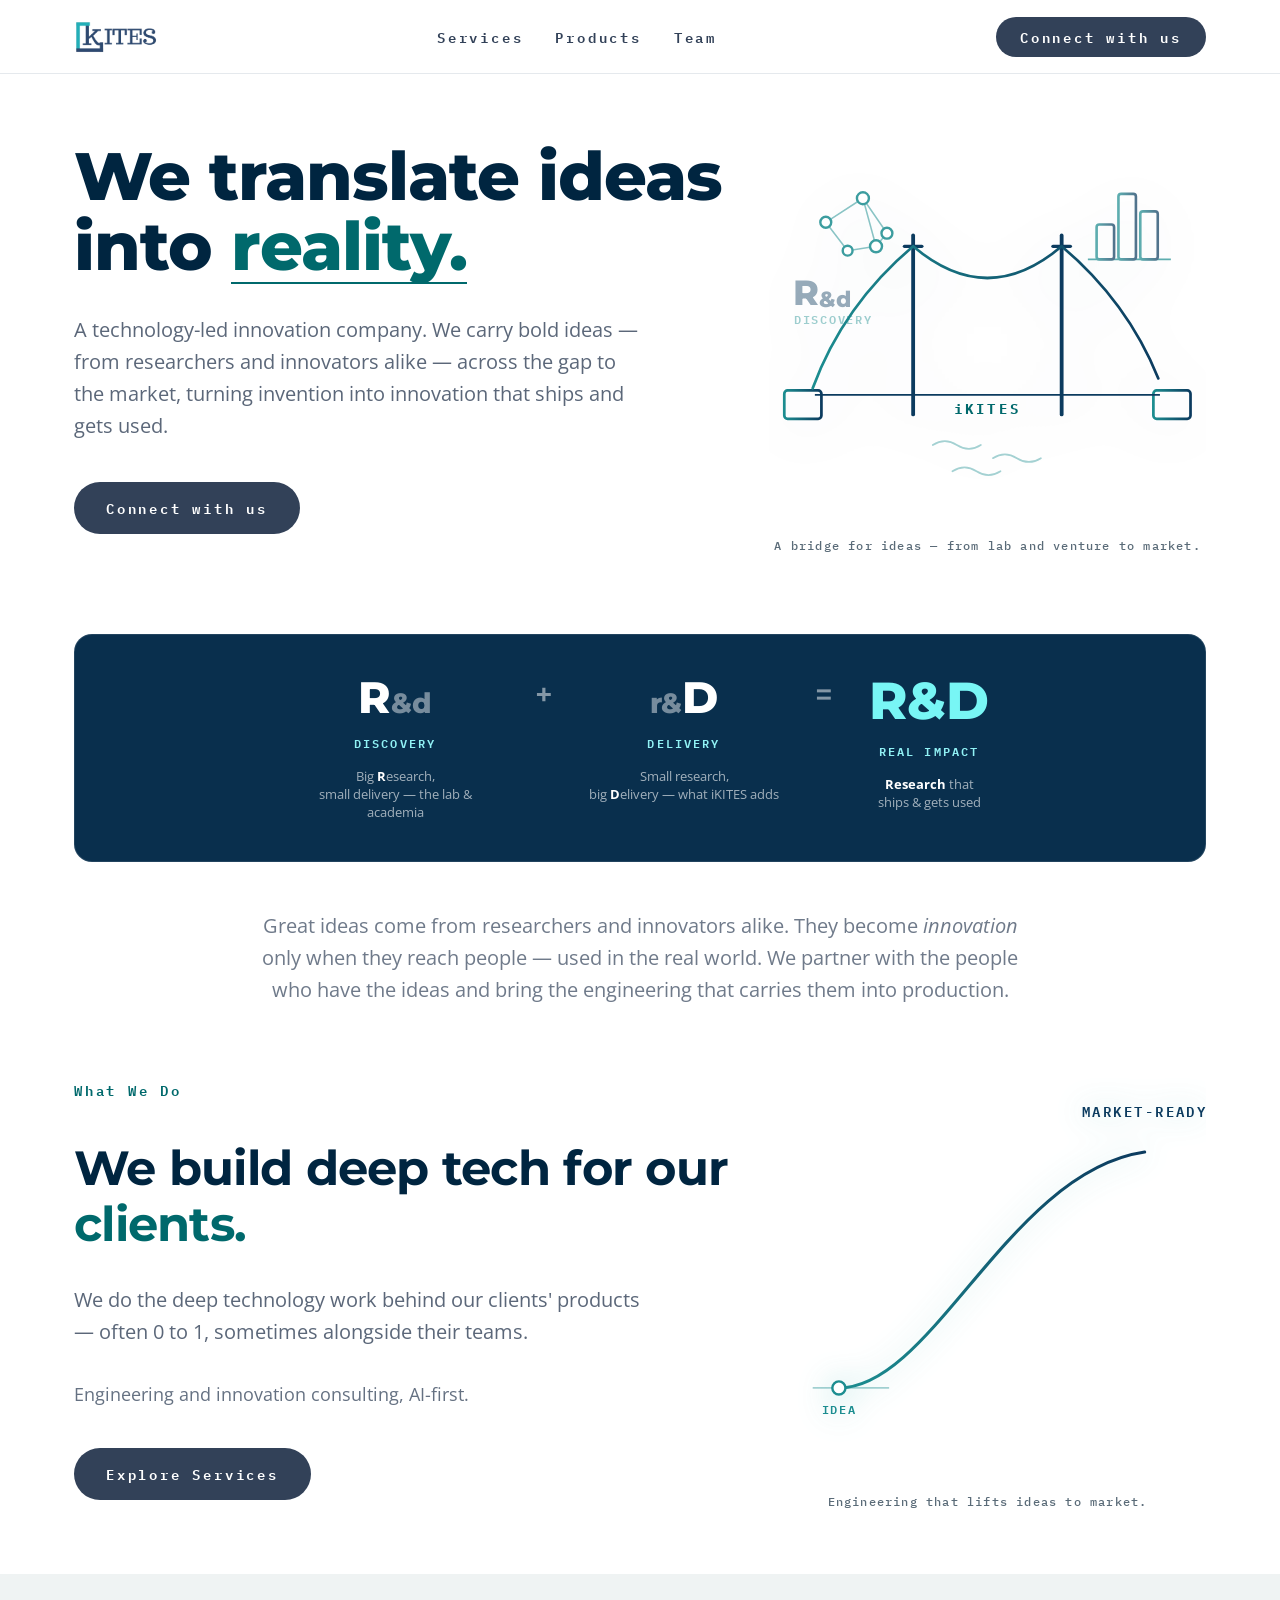
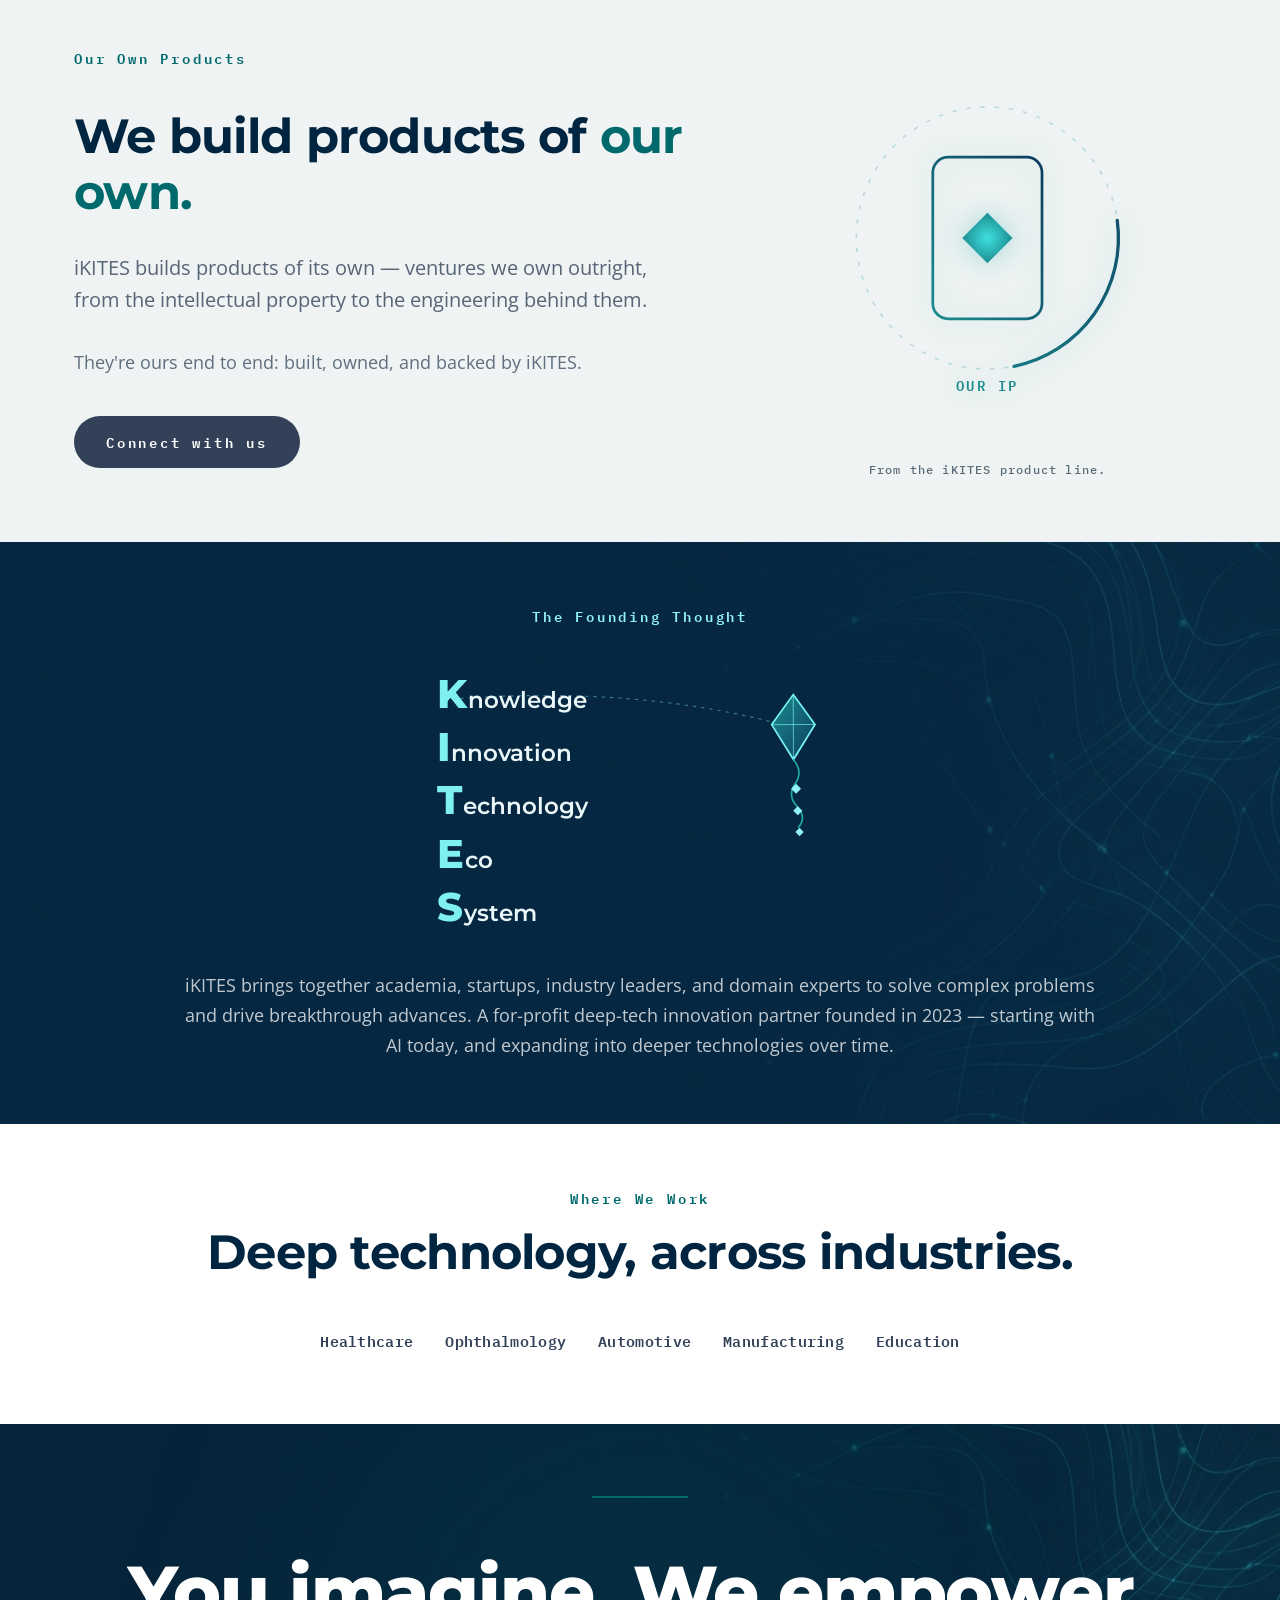
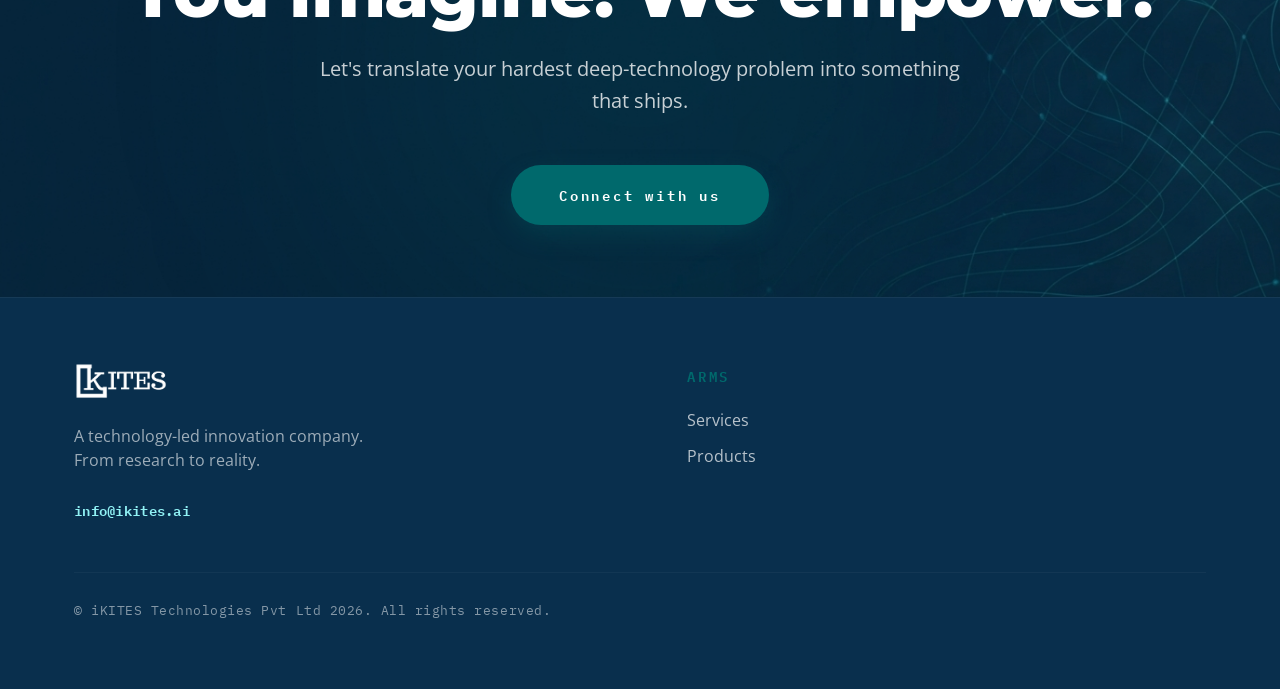
<file: index.html>
<!DOCTYPE html>
<html lang="en">
<head>
  <meta charset="utf-8" />
  <meta name="viewport" content="width=device-width, initial-scale=1.0" />
  <title>iKITES | From Research to Reality</title>
  <meta name="description" content="iKITES is a technology-led, AI-first deep-tech innovation company. We turn deep technology into innovation that reaches the real world — across Services and Products." />
  <meta name="version" content="2.0.0" />
  <!-- Canonical + social share preview (Open Graph / Twitter) -->
  <link rel="canonical" href="https://www.ikites.ai/" />
  <meta property="og:type" content="website" />
  <meta property="og:site_name" content="iKITES" />
  <meta property="og:locale" content="en_US" />
  <meta property="og:url" content="https://www.ikites.ai/" />
  <meta property="og:title" content="iKITES | From Research to Reality" />
  <meta property="og:description" content="iKITES is a technology-led, AI-first deep-tech innovation company. We turn deep technology into innovation that reaches the real world — across Services and Products." />
  <meta property="og:image" content="https://www.ikites.ai/assets/img/og/og-home.jpg" />
  <meta property="og:image:type" content="image/jpeg" />
  <meta property="og:image:width" content="1200" />
  <meta property="og:image:height" content="630" />
  <meta property="og:image:alt" content="iKITES — We translate ideas into reality." />
  <meta name="twitter:card" content="summary_large_image" />
  <meta name="twitter:title" content="iKITES | From Research to Reality" />
  <meta name="twitter:description" content="iKITES is a technology-led, AI-first deep-tech innovation company. We turn deep technology into innovation that reaches the real world." />
  <meta name="twitter:image" content="https://www.ikites.ai/assets/img/og/og-home.jpg" />
  <link rel="icon" type="image/png" href="assets/img/favicon.png" />
  <link rel="preconnect" href="https://fonts.googleapis.com" />
  <link rel="preconnect" href="https://fonts.gstatic.com" crossorigin />
  <link href="https://fonts.googleapis.com/css2?family=Montserrat:wght@400;500;600;700;800&family=Open+Sans:wght@400;600&family=IBM+Plex+Mono:wght@400;500;600&family=Material+Symbols+Outlined:opsz,wght,FILL,GRAD@24,400,0,0&display=swap" rel="stylesheet" />
  <link rel="stylesheet" href="assets/css/styles.css" />
</head>
<body>
  <header class="site-header">
    <div class="container">
      <a class="brand" href="index.html" aria-label="iKITES home">
        <img class="brand__logo" src="assets/img/ikites-logo.png" alt="iKITES" width="471" height="191" />
      </a>
      <nav class="nav" aria-label="Primary">
        <a class="nav__link" href="services.html">Services</a>
        <a class="nav__link" href="#product-line">Products</a>
        <a class="nav__link" href="team.html">Team</a>
      </nav>
      <a class="btn btn--primary btn--sm" href="connect.html">Connect with us</a>
      <button class="nav-toggle" type="button" aria-label="Toggle menu" aria-expanded="false">
        <span class="material-symbols-outlined">menu</span>
      </button>
    </div>
  </header>

  <main id="top">
    <!-- ============================ HERO ============================ -->
    <section class="hero hero--enter">
      <div class="container hero__grid">
        <div class="hero__content">
          <h1 class="display-xl hero__title">
            We translate ideas<br />into <span class="accent">reality.</span>
          </h1>
          <p class="body-lg hero__lead">
            A technology-led innovation company. We carry bold ideas — from researchers
            and innovators alike — across the gap to the market, turning invention into
            innovation that ships and gets used.
          </p>
          <div class="hero__actions">
            <a class="btn btn--primary" href="connect.html">Connect with us</a>
          </div>
        </div>

        <div class="hero__visual">
          <div class="hero__panel">
            <svg class="bridge-art" viewBox="0 0 400 360" xmlns="http://www.w3.org/2000/svg"
                 xmlns:xlink="http://www.w3.org/1999/xlink" role="img"
                 aria-label="Line-art bridge. On the left, a web of research nodes labelled R-and-d, Discovery. On the right, a market skyline labelled r-and-D, Delivery. iKITES is the span between them: a glowing idea lifts off the research side, crosses the bridge, and lands deployed in the market.">
              <defs>
                <linearGradient id="brGrad" x1="0%" y1="0%" x2="100%" y2="0%">
                  <stop offset="0%" stop-color="#1C8D90" />
                  <stop offset="100%" stop-color="#0C3B5F" />
                </linearGradient>
                <filter id="brGlow" x="-80%" y="-80%" width="260%" height="260%">
                  <feGaussianBlur stdDeviation="3.5" result="b" />
                  <feComposite in="SourceGraphic" in2="b" operator="over" />
                </filter>
                <radialGradient id="brSpark" cx="50%" cy="50%" r="50%">
                  <stop offset="0%" stop-color="#3FE0E0" />
                  <stop offset="100%" stop-color="#1C8D90" />
                </radialGradient>
              </defs>

              <!-- ===== Banks / abutments the bridge lands on ===== -->
              <g opacity="1">
                <animate attributeName="opacity" from="0" to="1" begin="0.1s" dur="0.6s" fill="freeze" />
                <rect x="14" y="250" width="34" height="26" rx="3" fill="none" stroke="url(#brGrad)" stroke-width="2.5" />
                <rect x="352" y="250" width="34" height="26" rx="3" fill="none" stroke="url(#brGrad)" stroke-width="2.5" />
                <!-- water / the gap being spanned -->
                <g stroke="#1C8D90" stroke-width="1.6" stroke-linecap="round" opacity="0.4" fill="none">
                  <path d="M150 300 q11 -7 22 0 t22 0" />
                  <path d="M205 312 q11 -7 22 0 t22 0" />
                  <path d="M168 324 q11 -7 22 0 t22 0" />
                </g>
              </g>

              <!-- ===== Deck (the roadway) ===== -->
              <g>
                <path d="M40 248 L360 248" fill="none" stroke="url(#brGrad)" stroke-width="3.5"
                      stroke-linecap="round" stroke-dasharray="320" stroke-dashoffset="320">
                  <animate attributeName="stroke-dashoffset" from="320" to="0" begin="0.3s" dur="1.0s"
                           calcMode="spline" keyTimes="0;1" keySplines="0.22 1 0.36 1" fill="freeze" />
                </path>
                <line x1="42" y1="254" x2="358" y2="254" stroke="#0C3B5F" stroke-width="1.6" opacity="1">
                  <animate attributeName="opacity" from="0" to="1" begin="1.1s" dur="0.5s" fill="freeze" />
                </line>
              </g>

              <!-- ===== Towers ===== -->
              <g opacity="1" stroke="#0C3B5F" stroke-linecap="round" fill="none">
                <animate attributeName="opacity" from="0" to="1" begin="0.5s" dur="0.6s" fill="freeze" />
                <line x1="132" y1="108" x2="132" y2="272" stroke-width="3.5" />
                <line x1="268" y1="108" x2="268" y2="272" stroke-width="3.5" />
                <!-- saddle caps -->
                <line x1="124" y1="118" x2="140" y2="118" stroke-width="3" />
                <line x1="260" y1="118" x2="276" y2="118" stroke-width="3" />
              </g>

              <!-- ===== Main cable (draws itself in) + hangers ===== -->
              <g>
                <path d="M40 248 Q68 172 132 118 Q200 176 268 118 Q332 172 360 248" fill="none"
                      stroke="url(#brGrad)" stroke-width="2.5" stroke-linecap="round"
                      stroke-dasharray="470" stroke-dashoffset="470">
                  <animate attributeName="stroke-dashoffset" from="470" to="0" begin="0.8s" dur="1.3s"
                           calcMode="spline" keyTimes="0;1" keySplines="0.22 1 0.36 1" fill="freeze" />
                </path>
                <g opacity="1" stroke="#1C8D90" stroke-width="1.4">
                  <animate attributeName="opacity" from="0" to="1" begin="1.6s" dur="0.6s" fill="freeze" />
                  <line x1="70"  y1="191" x2="70"  y2="248" />
                  <line x1="100" y1="152" x2="100" y2="248" />
                  <line x1="168" y1="143" x2="168" y2="248" />
                  <line x1="200" y1="149" x2="200" y2="248" />
                  <line x1="232" y1="143" x2="232" y2="248" />
                  <line x1="300" y1="152" x2="300" y2="248" />
                  <line x1="330" y1="191" x2="330" y2="248" />
                </g>
              </g>

              <!-- ===== Left world: research web (R&d / Discovery) ===== -->
              <g opacity="1">
                <animate attributeName="opacity" from="0" to="1" begin="1.0s" dur="0.7s" fill="freeze" />
                <g stroke="#1C8D90" stroke-width="1.4" opacity="0.6">
                  <line x1="52" y1="96"  x2="86" y2="74"  />
                  <line x1="86" y1="74"  x2="108" y2="106" />
                  <line x1="52" y1="96"  x2="72" y2="122" />
                  <line x1="72" y1="122" x2="98" y2="118" />
                  <line x1="86" y1="74"  x2="98" y2="118" />
                  <line x1="108" y1="106" x2="98" y2="118" />
                </g>
                <g fill="#fff" stroke="#1C8D90" stroke-width="2.2">
                  <circle cx="52"  cy="96"  r="5" />
                  <circle cx="86"  cy="74"  r="5.5" />
                  <circle cx="108" cy="106" r="5" />
                  <circle cx="72"  cy="122" r="4.5" />
                  <circle cx="98"  cy="118" r="5.5" />
                </g>
              </g>

              <!-- ===== Right world: market skyline (r&D / Delivery) ===== -->
              <g opacity="1">
                <animate attributeName="opacity" from="0" to="1" begin="1.1s" dur="0.7s" fill="freeze" />
                <line x1="292" y1="130" x2="368" y2="130" stroke="#1C8D90" stroke-width="1.6" />
                <g fill="none" stroke="url(#brGrad)" stroke-width="2.4" stroke-linejoin="round">
                  <rect x="300" y="98" width="16" height="32" rx="2.5" />
                  <rect x="320" y="70" width="16" height="60" rx="2.5" />
                  <rect x="340" y="86" width="16" height="44" rx="2.5" />
                </g>
              </g>

              <!-- ===== Upright labels ===== -->
              <g font-family="'Montserrat', sans-serif">
                <g opacity="1">
                  <animate attributeName="opacity" from="0" to="1" begin="1.3s" dur="0.7s" fill="freeze" />
                  <text x="22" y="172" text-anchor="start" fill="#0C3B5F" font-weight="800" letter-spacing="-0.01em">
                    <tspan font-size="32">R</tspan><tspan font-size="20" dy="2">&amp;d</tspan>
                  </text>
                  <text x="23" y="189" text-anchor="start" fill="#1C8D90" font-family="'IBM Plex Mono', monospace"
                        font-size="11" font-weight="600" letter-spacing="0.14em">DISCOVERY</text>
                </g>
                <g opacity="1">
                  <animate attributeName="opacity" from="0" to="1" begin="1.6s" dur="0.7s" fill="freeze" />
                  <text x="378" y="172" text-anchor="end" fill="#0C3B5F" font-weight="800" letter-spacing="-0.01em">
                    <tspan font-size="20">r&amp;</tspan><tspan font-size="32">D</tspan>
                  </text>
                  <text x="378" y="189" text-anchor="end" fill="#1C8D90" font-family="'IBM Plex Mono', monospace"
                        font-size="11" font-weight="600" letter-spacing="0.14em">DELIVERY</text>
                </g>
                <!-- span label, beneath the deck -->
                <g opacity="1">
                  <animate attributeName="opacity" from="0" to="1" begin="1.9s" dur="0.7s" fill="freeze" />
                  <text x="200" y="272" text-anchor="middle" fill="#00696c" font-family="'IBM Plex Mono', monospace"
                        font-size="12.5" font-weight="700" letter-spacing="0.24em">iKITES</text>
                </g>
              </g>

              <!-- ===== The idea: lifts off research, crosses the deck, lands in market ===== -->
              <path id="brTrip" d="M98 116 Q54 200 44 244 L356 244 Q350 150 328 74" fill="none" stroke="none" />
              <!-- departure pulse over the research web -->
              <circle cx="98" cy="116" r="5" fill="none" stroke="#1FA7A6" stroke-width="2" opacity="0">
                <animate attributeName="r" values="5;16" begin="2.0s" dur="4s" repeatCount="indefinite" />
                <animate attributeName="opacity" values="0.7;0" begin="2.0s" dur="4s" repeatCount="indefinite" />
              </circle>
              <!-- the travelling idea -->
              <circle r="6" fill="url(#brSpark)" filter="url(#brGlow)" opacity="0">
                <animate attributeName="opacity" values="0;1;1;1;0" keyTimes="0;0.08;0.5;0.92;1"
                         begin="2.0s" dur="4s" repeatCount="indefinite" />
                <animateMotion begin="2.0s" dur="4s" repeatCount="indefinite"
                               calcMode="spline" keyTimes="0;1" keySplines="0.45 0 0.55 1">
                  <mpath xlink:href="#brTrip" />
                </animateMotion>
              </circle>
              <!-- landing pulse on the tallest tower of the market -->
              <circle cx="328" cy="72" r="5" fill="none" stroke="#1FA7A6" stroke-width="2" opacity="0">
                <animate attributeName="r" values="5;18" begin="5.6s" dur="4s" repeatCount="indefinite" />
                <animate attributeName="opacity" values="0.8;0" begin="5.6s" dur="4s" repeatCount="indefinite" />
              </circle>
            </svg>
          </div>
          <p class="label-md hero__caption text-muted">A bridge for ideas — from lab and venture to market.</p>
        </div>
      </div>
    </section>

    <!-- ============================ OUR THESIS (Discovery + Delivery header) ============================ -->
    <section class="section reveal">
      <!-- Equation header: R&d + r&D = R&D -->
      <div class="container">
        <div class="thesis-eq">
          <div class="thesis-eq__row">
            <div class="eq-term">
              <span class="eq-term__big">R<span class="sm">&amp;d</span></span>
              <span class="eq-term__lbl">DISCOVERY</span>
              <span class="eq-term__exp">Big <strong>R</strong>esearch,<br />small delivery — the lab &amp; academia</span>
            </div>
            <span class="eq-op">+</span>
            <div class="eq-term">
              <span class="eq-term__big"><span class="sm">r&amp;</span>D</span>
              <span class="eq-term__lbl">DELIVERY</span>
              <span class="eq-term__exp">Small research,<br />big <strong>D</strong>elivery — what iKITES adds</span>
            </div>
            <span class="eq-op">=</span>
            <div class="eq-term eq-term--impact">
              <span class="eq-term__big">R&amp;D</span>
              <span class="eq-term__lbl">REAL IMPACT</span>
              <span class="eq-term__exp"><strong>Research</strong> that<br />ships &amp; gets used</span>
            </div>
          </div>
        </div>
      </div>

      <div class="container section-head section-head--center">
        <p class="body-lg">
          Great ideas come from researchers and innovators alike. They become
          <em>innovation</em> only when they reach people — used in the real world. We
          partner with the people who have the ideas and bring the engineering that
          carries them into production.
        </p>
      </div>
    </section>

    <!-- ============================ SERVICES (what we do for clients) ============================ -->
    <section class="section reveal" id="ecosystem">
      <div class="container hero__grid">
        <div class="hero__content">
          <span class="eyebrow">What We Do</span>
          <h2 class="headline-lg" style="margin-top:8px;">
            We build deep tech for our <span style="color:var(--secondary);">clients.</span>
          </h2>
          <p class="body-lg hero__lead">
            We do the deep technology work behind our clients' products — often 0 to 1,
            sometimes alongside their teams.
          </p>
          <p class="body-md" style="color:rgba(50,65,88,.75);">
            Engineering and innovation consulting, AI-first.
          </p>
          <div class="hero__actions">
            <a class="btn btn--primary" href="services.html">Explore Services</a>
          </div>
        </div>

        <div class="hero__visual">
          <div class="hero__panel">
            <svg class="ascent-glow" style="width:100%;height:100%;" viewBox="0 0 400 360"
                 xmlns="http://www.w3.org/2000/svg" role="img"
                 aria-label="Line-art of a small idea rising along an upward curve into a market-ready result, lifted by our engineering.">
              <defs>
                <linearGradient id="svcGrad" x1="0%" y1="100%" x2="100%" y2="0%">
                  <stop offset="0%" stop-color="#1C8D90" />
                  <stop offset="100%" stop-color="#0C3B5F" />
                </linearGradient>
                <radialGradient id="svcSpark" cx="50%" cy="50%" r="50%">
                  <stop offset="0%" stop-color="#3FE0E0" />
                  <stop offset="100%" stop-color="#1C8D90" />
                </radialGradient>
              </defs>

              <!-- ground the idea starts from -->
              <line x1="40" y1="288" x2="110" y2="288" stroke="#1C8D90" stroke-width="1.5" opacity="0.4" />

              <!-- the lift trajectory (our engineering) draws itself in -->
              <path d="M64 288 C 150 288, 220 90, 344 72" fill="none" stroke="url(#svcGrad)"
                    stroke-width="2.8" stroke-linecap="round" stroke-dasharray="600" stroke-dashoffset="600">
                <animate attributeName="stroke-dashoffset" from="600" to="0" begin="0.2s" dur="1.6s"
                         calcMode="spline" keyTimes="0;1" keySplines="0.22 1 0.36 1" fill="freeze" />
              </path>

              <!-- updraft: our engineering lifting the idea -->
              <g fill="none" stroke="#1C8D90" stroke-width="2" stroke-linecap="round" stroke-linejoin="round">
                <path d="M-6 4 L0 -3 L6 4" opacity="0">
                  <animateTransform attributeName="transform" type="translate" values="150 270; 150 150" dur="2.6s" begin="1.6s" repeatCount="indefinite" />
                  <animate attributeName="opacity" values="0;0.6;0" dur="2.6s" begin="1.6s" repeatCount="indefinite" />
                </path>
                <path d="M-6 4 L0 -3 L6 4" opacity="0">
                  <animateTransform attributeName="transform" type="translate" values="210 270; 210 120" dur="2.6s" begin="2.1s" repeatCount="indefinite" />
                  <animate attributeName="opacity" values="0;0.6;0" dur="2.6s" begin="2.1s" repeatCount="indefinite" />
                </path>
                <path d="M-6 4 L0 -3 L6 4" opacity="0">
                  <animateTransform attributeName="transform" type="translate" values="270 270; 270 100" dur="2.6s" begin="2.6s" repeatCount="indefinite" />
                  <animate attributeName="opacity" values="0;0.6;0" dur="2.6s" begin="2.6s" repeatCount="indefinite" />
                </path>
              </g>

              <!-- idea node at the start -->
              <circle cx="64" cy="288" r="6" fill="#fff" stroke="#1C8D90" stroke-width="2.2" />
              <text x="64" y="312" text-anchor="middle" fill="#1C8D90" font-family="'IBM Plex Mono', monospace"
                    font-size="11" font-weight="600" letter-spacing="0.14em">IDEA</text>

              <!-- market-ready result lifting off the top -->
              <g transform="translate(344 72)">
                <circle r="5" fill="none" stroke="#1FA7A6" stroke-width="2" opacity="0">
                  <animate attributeName="r" values="5;18" begin="1.8s" dur="3.2s" repeatCount="indefinite" />
                  <animate attributeName="opacity" values="0.8;0" begin="1.8s" dur="3.2s" repeatCount="indefinite" />
                </circle>
                <path d="M0 -15 L15 0 L0 15 L-15 0 Z" fill="url(#svcSpark)" opacity="0">
                  <animate attributeName="opacity" from="0" to="1" begin="1.6s" dur="0.6s" fill="freeze" />
                  <animateTransform attributeName="transform" type="scale" values="1;1.12;1" dur="2.4s" begin="1.8s" repeatCount="indefinite" />
                </path>
              </g>
              <text x="344" y="40" text-anchor="middle" fill="#0C3B5F" font-family="'IBM Plex Mono', monospace"
                    font-size="12.5" font-weight="600" letter-spacing="0.18em">MARKET-READY</text>
            </svg>
          </div>
          <p class="label-md hero__caption text-muted">Engineering that lifts ideas to market.</p>
        </div>
      </div>
    </section>

    <!-- ============================ OUR OWN PRODUCT LINE (in the making) ============================ -->
    <section class="section bg-alt reveal" id="product-line">
      <div class="container hero__grid">
        <div class="hero__content">
          <span class="eyebrow">Our Own Products</span>
          <h2 class="headline-lg" style="margin-top:8px;">
            We build products of <span style="color:var(--secondary);">our own.</span>
          </h2>
          <p class="body-lg hero__lead">
            iKITES builds products of its own — ventures we own outright, from the
            intellectual property to the engineering behind them.
          </p>
          <p class="body-md" style="color:rgba(50,65,88,.75);">
            They're ours end to end: built, owned, and backed by iKITES.
          </p>
          <div class="hero__actions">
            <a class="btn btn--primary" href="connect.html">Connect with us</a>
          </div>
        </div>

        <div class="hero__visual">
          <div class="hero__panel">
            <svg class="ascent-glow" style="width:100%;height:100%;" viewBox="0 0 400 360"
                 xmlns="http://www.w3.org/2000/svg" role="img"
                 aria-label="Line-art of an iKITES product — a device outline with a glowing core inside a ring, labelled Our IP.">
              <defs>
                <linearGradient id="plGrad" x1="0%" y1="100%" x2="100%" y2="0%">
                  <stop offset="0%" stop-color="#1C8D90" />
                  <stop offset="100%" stop-color="#0C3B5F" />
                </linearGradient>
                <radialGradient id="plSpark" cx="50%" cy="50%" r="50%">
                  <stop offset="0%" stop-color="#3FE0E0" />
                  <stop offset="100%" stop-color="#1C8D90" />
                </radialGradient>
              </defs>

              <!-- build ring (progress) -->
              <circle cx="200" cy="180" r="120" fill="none" stroke="#1C8D90" stroke-width="1.4"
                      opacity="0.25" stroke-dasharray="4 9" />
              <circle cx="200" cy="180" r="120" fill="none" stroke="url(#plGrad)" stroke-width="3"
                      stroke-linecap="round" stroke-dasharray="180 575" transform="rotate(-90 200 180)">
                <animateTransform attributeName="transform" type="rotate"
                                  from="-90 200 180" to="270 200 180" dur="7s" repeatCount="indefinite" />
              </circle>

              <!-- device outline being assembled -->
              <g fill="none" stroke="url(#plGrad)" stroke-width="2.5" stroke-linejoin="round">
                <rect x="150" y="106" width="100" height="148" rx="14" opacity="0">
                  <animate attributeName="opacity" from="0" to="1" begin="0.2s" dur="0.7s" fill="freeze" />
                </rect>
                <line x1="150" y1="134" x2="250" y2="134" opacity="0">
                  <animate attributeName="opacity" from="0" to="1" begin="0.6s" dur="0.6s" fill="freeze" />
                </line>
                <line x1="150" y1="226" x2="250" y2="226" opacity="0">
                  <animate attributeName="opacity" from="0" to="1" begin="0.9s" dur="0.6s" fill="freeze" />
                </line>
              </g>

              <!-- glowing core -->
              <g transform="translate(200 180)" opacity="0">
                <path d="M0 -22 L22 0 L0 22 L-22 0 Z" fill="url(#plSpark)">
                  <animateTransform attributeName="transform" type="scale" values="1;1.14;1"
                                    dur="2.4s" begin="1.2s" repeatCount="indefinite" />
                </path>
                <animate attributeName="opacity" from="0" to="1" begin="1.0s" dur="0.6s" fill="freeze" />
              </g>

              <text x="200" y="320" text-anchor="middle" fill="#1C8D90"
                    font-family="'IBM Plex Mono', monospace" font-size="12.5" font-weight="600"
                    letter-spacing="0.18em">OUR IP</text>
            </svg>
          </div>
          <p class="label-md hero__caption text-muted">From the iKITES product line.</p>
        </div>
      </div>
    </section>

    <!-- ============================ FOUNDING THOUGHT (impact band) ============================ -->
    <section class="statement reveal">
      <div class="container">
        <span class="eyebrow">The Founding Thought</span>
        <h2 class="sr-only">iKITES — Knowledge, Innovation, Technology, Eco, System.</h2>
        <svg class="kites-acrostic" viewBox="0 0 600 360" xmlns="http://www.w3.org/2000/svg" role="img"
             aria-label="The name iKITES is an acrostic: Knowledge, Innovation, Technology, Eco, System — illustrated with a flying kite.">
          <defs>
            <linearGradient id="kiteFill" x1="0" y1="0" x2="1" y2="1">
              <stop offset="0%" stop-color="#1C8D90" />
              <stop offset="100%" stop-color="#0C3B5F" />
            </linearGradient>
          </defs>

          <!-- string tying the kite to the words -->
          <path d="M484 98 Q 300 46 72 64" fill="none" stroke="#78f6f5" stroke-width="1.4"
                stroke-dasharray="3 7" stroke-linecap="round" opacity="0.4" />

          <!-- the kite: flies in, then gently bobs -->
          <g transform="translate(484,98)">
            <g opacity="1">
              <animateTransform attributeName="transform" type="translate" values="0 0; 0 -7; 0 0"
                                dur="6s" repeatCount="indefinite" />
              <g>
                <animateTransform attributeName="transform" type="rotate" values="-5 0 0; 4 0 0; -5 0 0"
                                  dur="6s" repeatCount="indefinite" />
                <path d="M0 -36 L26 0 L0 42 L-26 0 Z" fill="url(#kiteFill)" stroke="#78f6f5" stroke-width="2" />
                <line x1="0" y1="-36" x2="0" y2="42" stroke="#78f6f5" stroke-width="1.1" opacity="0.7" />
                <line x1="-26" y1="0" x2="26" y2="0" stroke="#78f6f5" stroke-width="1.1" opacity="0.7" />
                <!-- tail with bows -->
                <path d="M0 42 q 12 15 2 29 q -10 14 2 27 q 12 13 2 25" fill="none"
                      stroke="#1fa7a6" stroke-width="2" stroke-linecap="round" />
                <g fill="#91f2f5">
                  <path d="M3 71 l6 6 -6 6 -6 -6 z" />
                  <path d="M5 98 l5.5 5.5 -5.5 5.5 -5.5 -5.5 z" />
                  <path d="M7 124 l5 5 -5 5 -5 -5 z" />
                </g>
              </g>
            </g>
          </g>

          <!-- acrostic: K I T E S -->
          <g class="kites-rows" font-family="'Montserrat', sans-serif">
            <g><text x="56" y="74"><tspan font-size="48" font-weight="800" fill="#7ef0f0">K</tspan><tspan font-size="27" font-weight="600" fill="#eaf7f8" dx="1">nowledge</tspan></text></g>
            <g><text x="56" y="138"><tspan font-size="48" font-weight="800" fill="#7ef0f0">I</tspan><tspan font-size="27" font-weight="600" fill="#eaf7f8" dx="1">nnovation</tspan></text></g>
            <g><text x="56" y="202"><tspan font-size="48" font-weight="800" fill="#7ef0f0">T</tspan><tspan font-size="27" font-weight="600" fill="#eaf7f8" dx="1">echnology</tspan></text></g>
            <g><text x="56" y="266"><tspan font-size="48" font-weight="800" fill="#7ef0f0">E</tspan><tspan font-size="27" font-weight="600" fill="#eaf7f8" dx="1">co</tspan></text></g>
            <g><text x="56" y="330"><tspan font-size="48" font-weight="800" fill="#7ef0f0">S</tspan><tspan font-size="27" font-weight="600" fill="#eaf7f8" dx="1">ystem</tspan></text></g>
          </g>
        </svg>
        <p>
          iKITES brings together academia, startups, industry leaders, and domain experts
          to solve complex problems and drive breakthrough advances. A for-profit deep-tech
          innovation partner founded in 2023 — starting with AI today, and expanding into
          deeper technologies over time.
        </p>
      </div>
    </section>

    <!-- ============================ INDUSTRIES ============================ -->
    <section class="section reveal">
      <div class="container section-head section-head--center">
        <span class="eyebrow" style="display:block;margin-bottom:16px;">Where We Work</span>
        <h2 class="headline-lg">Deep technology, across industries.</h2>
      </div>
      <div class="container">
        <div class="pill-row pill-row--text" style="justify-content:center;">
          <span class="pill pill--text">Healthcare</span>
          <span class="pill pill--text">Ophthalmology</span>
          <span class="pill pill--text">Automotive</span>
          <span class="pill pill--text">Manufacturing</span>
          <span class="pill pill--text">Education</span>
        </div>
      </div>
    </section>

    <!-- ============================ CTA ============================ -->
    <section class="cta bg-navy reveal">
      <div class="cta__glow"></div>
      <div class="container cta__inner">
        <span class="cta__rule"></span>
        <h2 class="display-xl cta__big" style="margin-bottom:24px;">You imagine. We empower.</h2>
        <p class="body-lg" style="color:rgba(255,255,255,.78); max-width:40rem; margin:0 auto 48px;">
          Let's translate your hardest deep-technology problem into something that ships.
        </p>
        <a class="btn btn--accent" href="connect.html">Connect with us</a>
      </div>
    </section>
  </main>

  <!-- ============================ FOOTER ============================ -->
  <footer class="footer">
    <div class="container">
      <div class="footer__grid footer__grid--corp">
        <div class="footer__about">
          <div class="footer__brand">
            <img class="brand__logo" src="assets/img/ikites-logo-white.png" alt="iKITES" width="471" height="191" />
          </div>
          <p>A technology-led innovation company. From research to reality.</p>
          <a class="footer__email" href="mailto:info@ikites.ai">info@ikites.ai</a>
        </div>
        <div class="footer__col">
          <h4>Arms</h4>
          <nav aria-label="iKITES arms">
            <a href="services.html">Services</a>
            <a href="#product-line">Products</a>
          </nav>
        </div>
      </div>
      <div class="footer__base">
        <span>© iKITES Technologies Pvt Ltd 2026. All rights reserved.</span>
      </div>
    </div>
  </footer>
  <script src="assets/js/main.js"></script>
</body>
</html>
</file>
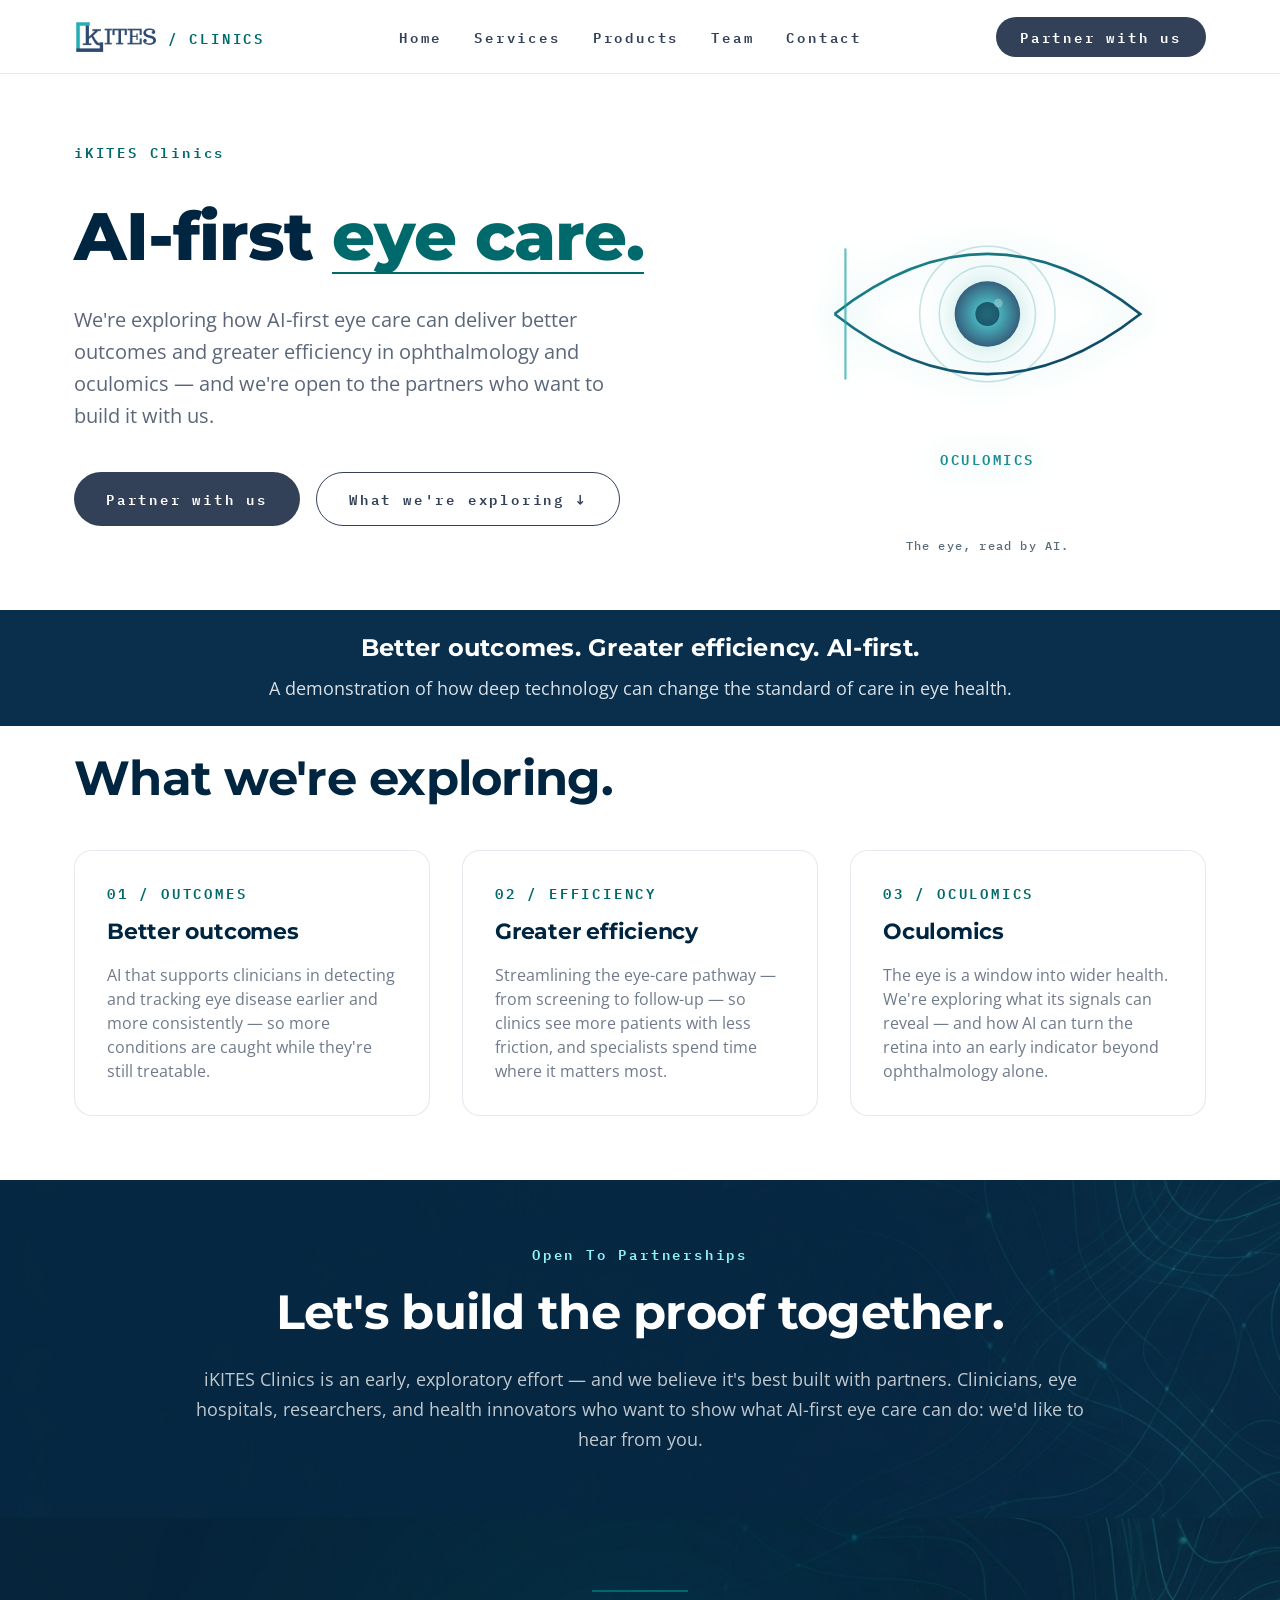
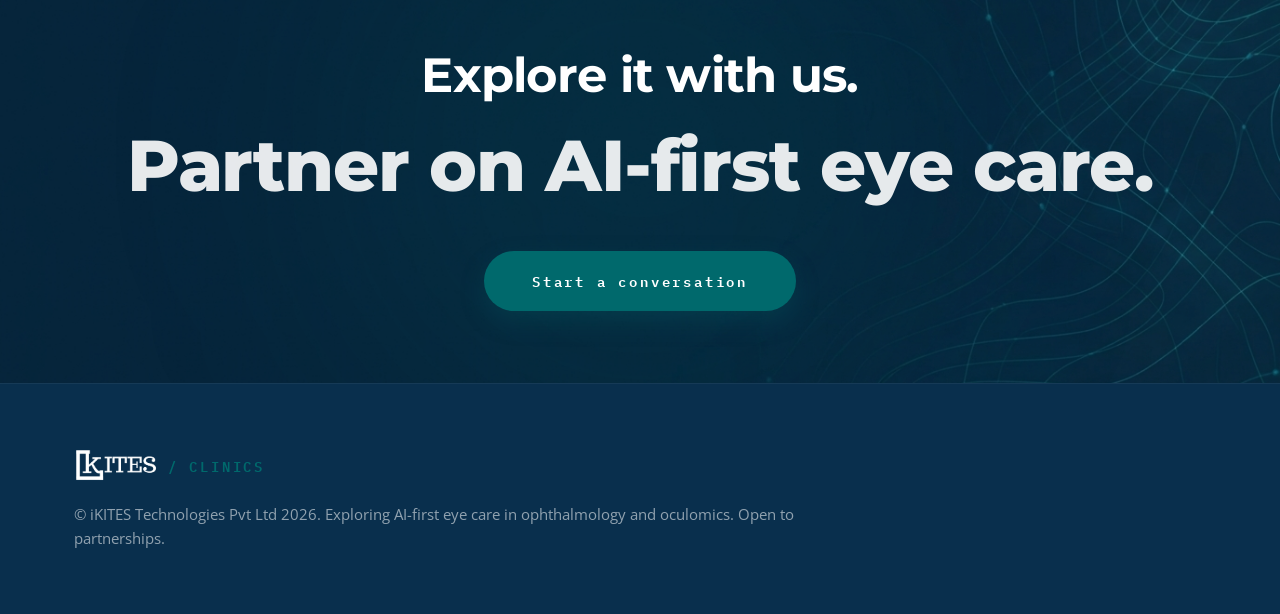
<file: clinics.html>
<!DOCTYPE html>
<html lang="en">
<head>
  <meta charset="utf-8" />
  <meta name="viewport" content="width=device-width, initial-scale=1.0" />
  <title>iKITES Clinics | AI-First Eye Care</title>
  <meta name="description" content="iKITES Clinics is exploring AI-first eye care — showing how technology delivers better outcomes and efficiency in ophthalmology and oculomics. Open to partnerships." />
  <meta name="version" content="1.0.0" />
  <link rel="icon" type="image/png" href="assets/img/favicon.png" />
  <link rel="preconnect" href="https://fonts.googleapis.com" />
  <link rel="preconnect" href="https://fonts.gstatic.com" crossorigin />
  <link href="https://fonts.googleapis.com/css2?family=Montserrat:wght@400;500;600;700;800&family=Open+Sans:wght@400;600&family=IBM+Plex+Mono:wght@400;500;600&family=Material+Symbols+Outlined:opsz,wght,FILL,GRAD@24,400,0,0&display=swap" rel="stylesheet" />
  <link rel="stylesheet" href="assets/css/styles.css" />
</head>
<body>
  <header class="site-header">
    <div class="container">
      <a class="brand" href="index.html" aria-label="iKITES home">
        <img class="brand__logo" src="assets/img/ikites-logo.png" alt="iKITES" width="471" height="191" />
        <span class="brand__suffix">/ CLINICS</span>
      </a>
      <nav class="nav" aria-label="Primary">
        <a class="nav__link" href="index.html">Home</a>
        <a class="nav__link" href="services.html">Services</a>
        <a class="nav__link" href="index.html#product-line">Products</a>
        <a class="nav__link" href="team.html">Team</a>
        <a class="nav__link" href="connect.html">Contact</a>
      </nav>
      <a class="btn btn--primary btn--sm" href="connect.html">Partner with us</a>
      <button class="nav-toggle" type="button" aria-label="Toggle menu" aria-expanded="false">
        <span class="material-symbols-outlined">menu</span>
      </button>
    </div>
  </header>

  <main id="top">
    <!-- ============================ HERO ============================ -->
    <section class="hero hero--enter">
      <div class="container hero__grid">
        <div class="hero__content">
          <span class="eyebrow">iKITES Clinics</span>
          <h1 class="display-xl hero__title">
            AI-first <span class="accent">eye care.</span>
          </h1>
          <p class="body-lg hero__lead">
            We're exploring how AI-first eye care can deliver better outcomes and greater
            efficiency in ophthalmology and oculomics — and we're open to the partners who
            want to build it with us.
          </p>
          <div class="hero__actions">
            <a class="btn btn--primary" href="connect.html">Partner with us</a>
            <a class="btn btn--ghost" href="#focus">What we're exploring &darr;</a>
          </div>
        </div>

        <div class="hero__visual">
          <div class="hero__panel">
            <svg class="ascent-glow" style="width:100%;height:100%;" viewBox="0 0 400 360" xmlns="http://www.w3.org/2000/svg" role="img" aria-label="Line-art of an eye with concentric rings and a scanning line, representing AI reading signals from the eye.">
              <defs>
                <linearGradient id="cGrad" x1="0%" y1="0%" x2="100%" y2="100%">
                  <stop offset="0%" stop-color="#1C8D90" />
                  <stop offset="100%" stop-color="#0C3B5F" />
                </linearGradient>
                <radialGradient id="cIris" cx="50%" cy="50%" r="50%">
                  <stop offset="0%" stop-color="#3FE0E0" />
                  <stop offset="100%" stop-color="#0C3B5F" />
                </radialGradient>
              </defs>
              <!-- eye almond -->
              <path d="M60 180 Q200 70 340 180 Q200 290 60 180 Z" fill="none" stroke="url(#cGrad)" stroke-width="2.5"
                    stroke-dasharray="760" stroke-dashoffset="760">
                <animate attributeName="stroke-dashoffset" from="760" to="0" begin="0.2s" dur="1.4s"
                         calcMode="spline" keyTimes="0;1" keySplines="0.22 1 0.36 1" fill="freeze" />
              </path>
              <!-- concentric oculomics rings -->
              <g fill="none" stroke="#1C8D90" opacity="0">
                <animate attributeName="opacity" from="0" to="0.5" begin="1.2s" dur="0.6s" fill="freeze" />
                <circle cx="200" cy="180" r="62" stroke-width="1.4" />
                <circle cx="200" cy="180" r="44" stroke-width="1.4" />
              </g>
              <!-- iris -->
              <circle cx="200" cy="180" r="30" fill="url(#cIris)" opacity="0">
                <animate attributeName="opacity" from="0" to="1" begin="1.0s" dur="0.6s" fill="freeze" />
              </circle>
              <circle cx="200" cy="180" r="11" fill="#04263f" opacity="0">
                <animate attributeName="opacity" from="0" to="1" begin="1.1s" dur="0.6s" fill="freeze" />
              </circle>
              <circle cx="210" cy="170" r="4" fill="#fff" opacity="0">
                <animate attributeName="opacity" from="0" to="0.9" begin="1.3s" dur="0.6s" fill="freeze" />
              </circle>
              <!-- data points read off the eye -->
              <g fill="#3FE0E0" opacity="0">
                <animate attributeName="opacity" from="0" to="1" begin="1.6s" dur="0.6s" fill="freeze" />
                <circle cx="150" cy="150" r="2.4" />
                <circle cx="252" cy="156" r="2.4" />
                <circle cx="166" cy="214" r="2.4" />
                <circle cx="244" cy="210" r="2.4" />
              </g>
              <!-- scanning line sweeps across -->
              <line x1="70" y1="120" x2="70" y2="240" stroke="#1FA7A6" stroke-width="2" opacity="0.7">
                <animate attributeName="x1" values="80;320;80" dur="4.5s" begin="2s" repeatCount="indefinite" />
                <animate attributeName="x2" values="80;320;80" dur="4.5s" begin="2s" repeatCount="indefinite" />
                <animate attributeName="opacity" values="0;0.7;0.7;0" keyTimes="0;0.1;0.9;1" dur="4.5s" begin="2s" repeatCount="indefinite" />
              </line>
              <text x="200" y="318" text-anchor="middle" fill="#1C8D90" font-family="'IBM Plex Mono', monospace" font-size="12.5" font-weight="600" letter-spacing="0.18em">OCULOMICS</text>
            </svg>
          </div>
          <p class="label-md hero__caption text-muted">The eye, read by AI.</p>
        </div>
      </div>
    </section>

    <!-- ============================ POSITIONING ============================ -->
    <section class="trust">
      <div class="container">
        <h2 class="trust__heading">Better outcomes. Greater efficiency. AI-first.</h2>
        <p class="trust__sub">A demonstration of how deep technology can change the standard of care in eye health.</p>
      </div>
    </section>

    <!-- ============================ FOCUS ============================ -->
    <section class="section reveal" id="focus">
      <div class="container section-head">
        <h2 class="headline-lg">What we're exploring.</h2>
      </div>
      <div class="container cards-3">
        <article class="card cap-card">
          <span class="eyebrow">01 / OUTCOMES</span>
          <h3 class="headline-sm card__title">Better outcomes</h3>
          <p class="body-sm">AI that supports clinicians in detecting and tracking eye disease earlier and more consistently — so more conditions are caught while they're still treatable.</p>
        </article>
        <article class="card cap-card">
          <span class="eyebrow">02 / EFFICIENCY</span>
          <h3 class="headline-sm card__title">Greater efficiency</h3>
          <p class="body-sm">Streamlining the eye-care pathway — from screening to follow-up — so clinics see more patients with less friction, and specialists spend time where it matters most.</p>
        </article>
        <article class="card cap-card">
          <span class="eyebrow">03 / OCULOMICS</span>
          <h3 class="headline-sm card__title">Oculomics</h3>
          <p class="body-sm">The eye is a window into wider health. We're exploring what its signals can reveal — and how AI can turn the retina into an early indicator beyond ophthalmology alone.</p>
        </article>
      </div>
    </section>

    <!-- ============================ PARTNERSHIP BAND ============================ -->
    <section class="statement reveal">
      <div class="container">
        <span class="eyebrow">Open To Partnerships</span>
        <h2 class="headline-lg">Let's build the proof together.</h2>
        <p>
          iKITES Clinics is an early, exploratory effort — and we believe it's best built with
          partners. Clinicians, eye hospitals, researchers, and health innovators who want to
          show what AI-first eye care can do: we'd like to hear from you.
        </p>
      </div>
    </section>

    <!-- ============================ CTA ============================ -->
    <section class="cta bg-navy reveal">
      <div class="cta__glow"></div>
      <div class="container cta__inner">
        <span class="cta__rule"></span>
        <h2 class="headline-lg">Explore it with us.</h2>
        <p class="display-xl cta__big">Partner on AI-first eye care.</p>
        <a class="btn btn--accent" href="connect.html">Start a conversation</a>
      </div>
    </section>
  </main>

  <footer class="footer footer--slim">
    <div class="container">
      <div class="footer__brand">
        <img class="brand__logo" src="assets/img/ikites-logo-white.png" alt="iKITES" width="471" height="191" />
        <span class="brand__suffix">/ CLINICS</span>
      </div>
      <p>© iKITES Technologies Pvt Ltd 2026. Exploring AI-first eye care in ophthalmology and oculomics. Open to partnerships.</p>
    </div>
  </footer>
  <script src="assets/js/main.js"></script>
</body>
</html>
</file>
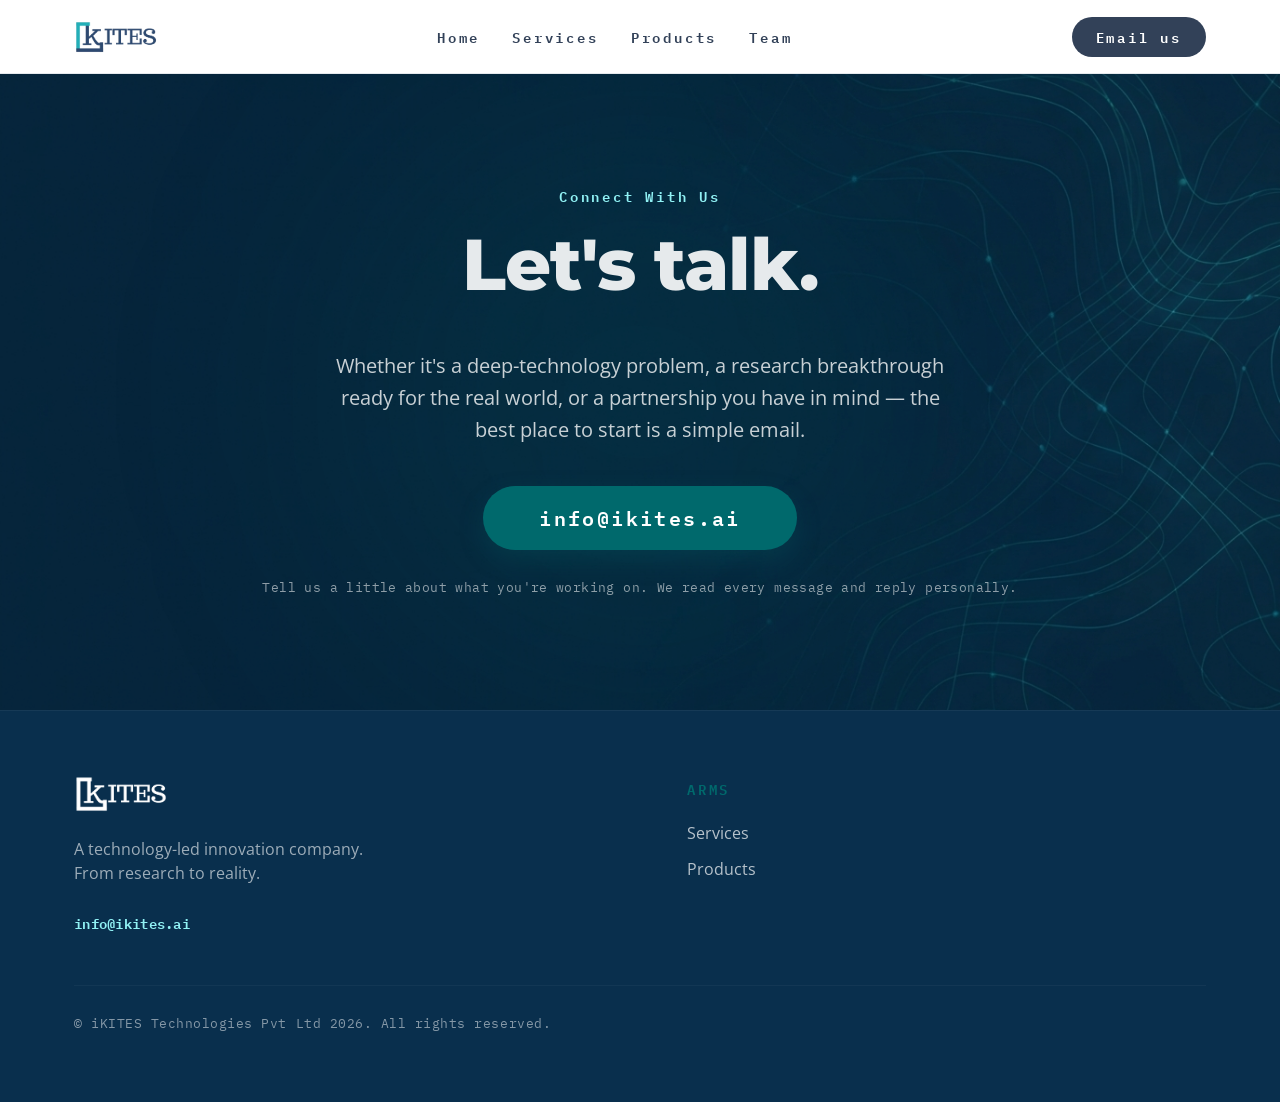
<file: connect.html>
<!DOCTYPE html>
<html lang="en">
<head>
  <meta charset="utf-8" />
  <meta name="viewport" content="width=device-width, initial-scale=1.0" />
  <title>iKITES | Connect With Us</title>
  <meta name="description" content="Connect with iKITES. The best place to start is a simple email — reach us at info@ikites.ai and tell us what you're working on." />
  <meta name="version" content="1.0.0" />
  <link rel="icon" type="image/png" href="assets/img/favicon.png" />
  <link rel="preconnect" href="https://fonts.googleapis.com" />
  <link rel="preconnect" href="https://fonts.gstatic.com" crossorigin />
  <link href="https://fonts.googleapis.com/css2?family=Montserrat:wght@400;500;600;700;800&family=Open+Sans:wght@400;600&family=IBM+Plex+Mono:wght@400;500;600&family=Material+Symbols+Outlined:opsz,wght,FILL,GRAD@24,400,0,0&display=swap" rel="stylesheet" />
  <link rel="stylesheet" href="assets/css/styles.css" />
</head>
<body>
  <header class="site-header">
    <div class="container">
      <a class="brand" href="index.html" aria-label="iKITES home">
        <img class="brand__logo" src="assets/img/ikites-logo.png" alt="iKITES" width="471" height="191" />
      </a>
      <nav class="nav" aria-label="Primary">
        <a class="nav__link" href="index.html">Home</a>
        <a class="nav__link" href="services.html">Services</a>
        <a class="nav__link" href="index.html#product-line">Products</a>
        <a class="nav__link" href="team.html">Team</a>
      </nav>
      <a class="btn btn--primary btn--sm" href="mailto:info@ikites.ai">Email us</a>
      <button class="nav-toggle" type="button" aria-label="Toggle menu" aria-expanded="false">
        <span class="material-symbols-outlined">menu</span>
      </button>
    </div>
  </header>

  <main id="top">
    <!-- ============================ CONNECT ============================ -->
    <section class="cta bg-navy connect">
      <div class="cta__glow"></div>
      <div class="container cta__inner">
        <span class="eyebrow connect__eyebrow">Connect With Us</span>
        <h1 class="display-xl cta__big">Let's talk.</h1>
        <p class="body-lg connect__lead">
          Whether it's a deep-technology problem, a research breakthrough ready for the real
          world, or a partnership you have in mind — the best place to start is a simple email.
        </p>

        <a class="btn btn--accent connect__email" href="mailto:info@ikites.ai?subject=Connecting%20with%20iKITES">
          info@ikites.ai
        </a>

        <p class="connect__note">
          Tell us a little about what you're working on. We read every message and reply personally.
        </p>
      </div>
    </section>
  </main>

  <!-- ============================ FOOTER ============================ -->
  <footer class="footer">
    <div class="container">
      <div class="footer__grid footer__grid--corp">
        <div class="footer__about">
          <div class="footer__brand">
            <img class="brand__logo" src="assets/img/ikites-logo-white.png" alt="iKITES" width="471" height="191" />
          </div>
          <p>A technology-led innovation company. From research to reality.</p>
          <a class="footer__email" href="mailto:info@ikites.ai">info@ikites.ai</a>
        </div>
        <div class="footer__col">
          <h4>Arms</h4>
          <nav aria-label="iKITES arms">
            <a href="services.html">Services</a>
            <a href="index.html#product-line">Products</a>
          </nav>
        </div>
      </div>
      <div class="footer__base">
        <span>© iKITES Technologies Pvt Ltd 2026. All rights reserved.</span>
      </div>
    </div>
  </footer>
  <script src="assets/js/main.js"></script>
</body>
</html>
</file>
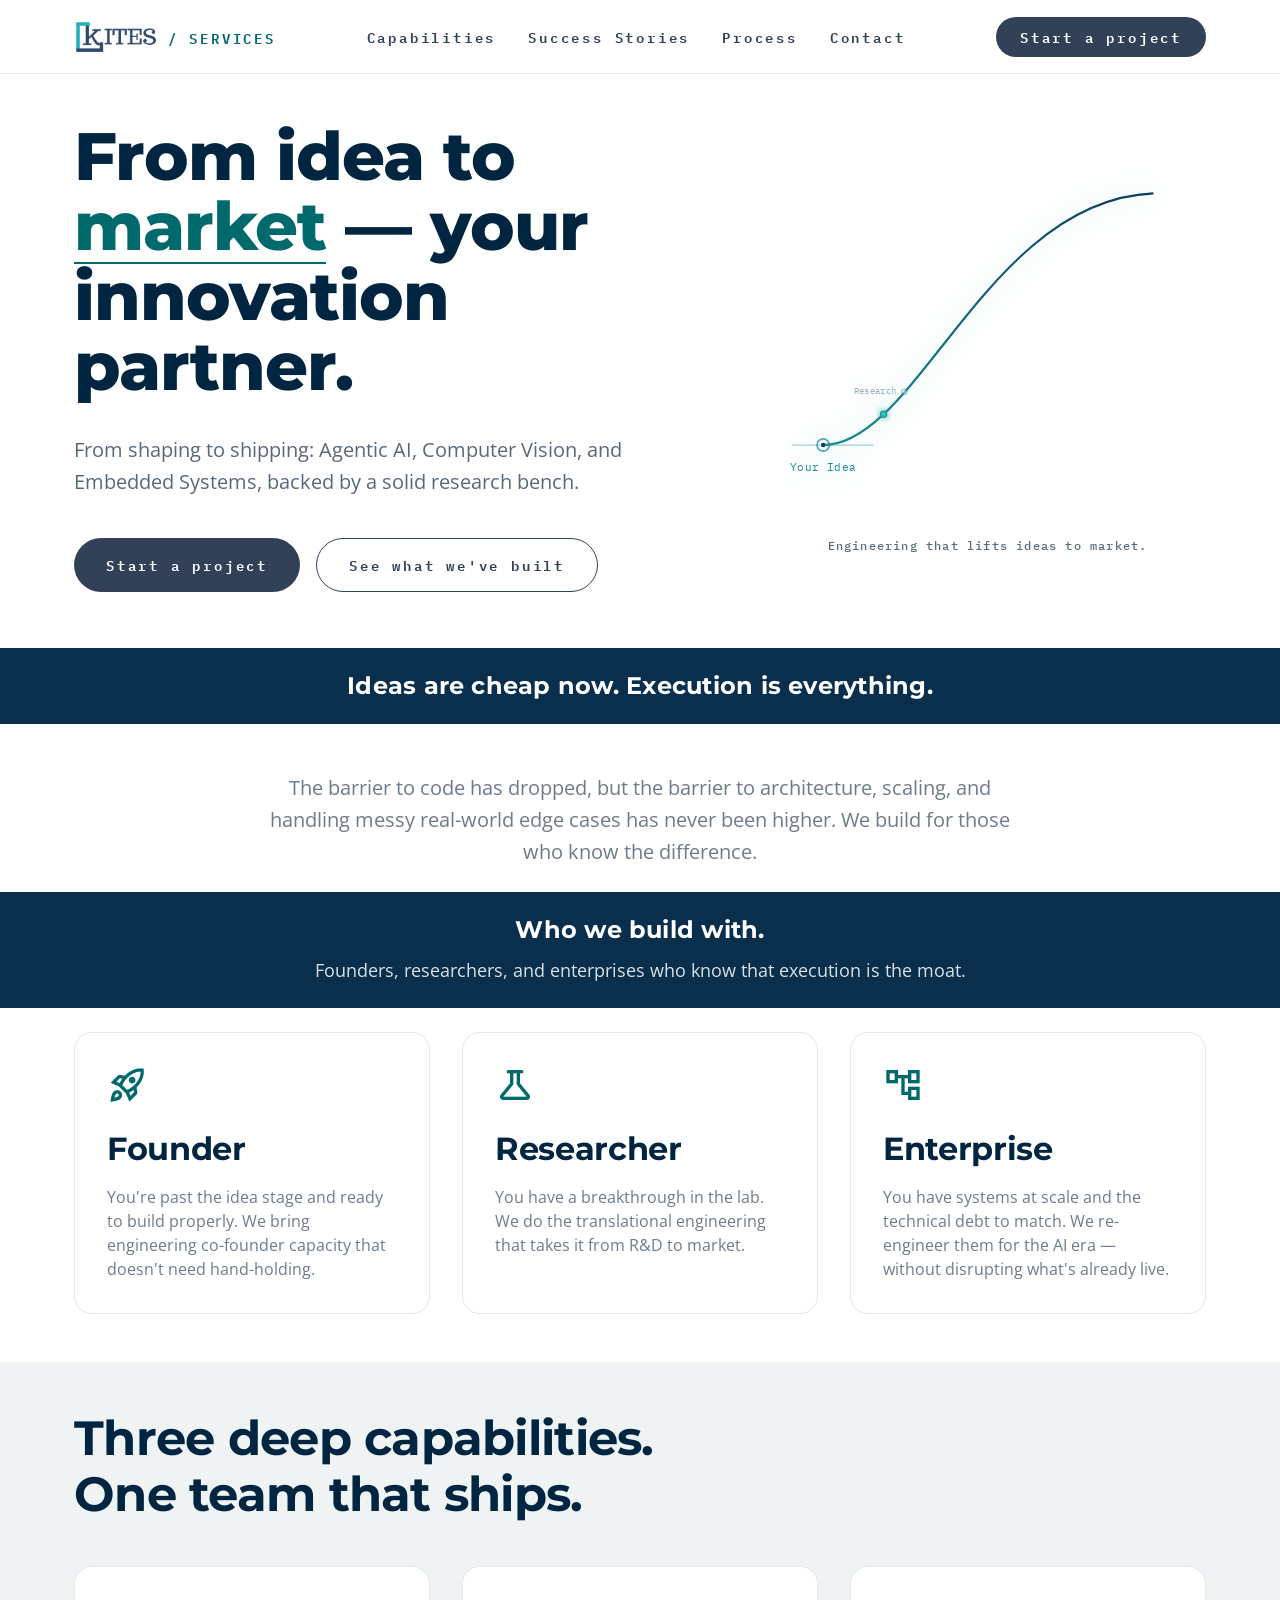
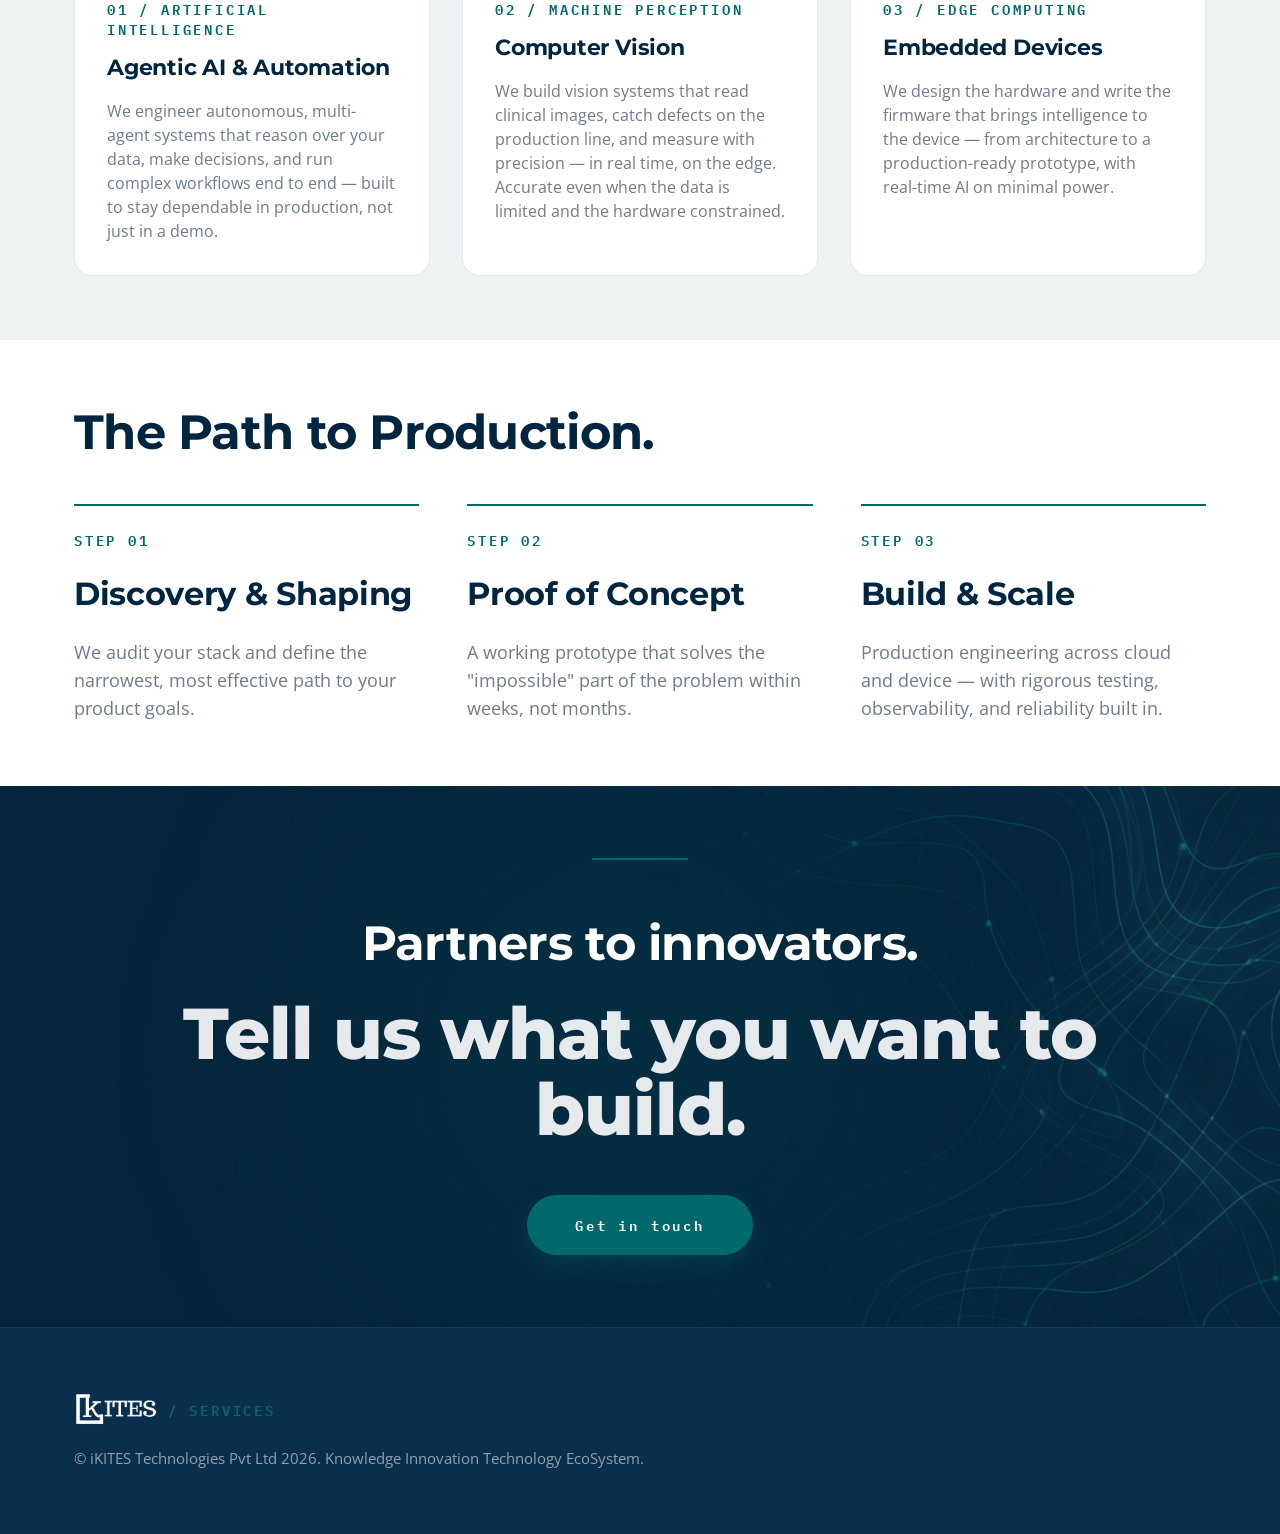
<file: services.html>
<!DOCTYPE html>
<html lang="en">
<head>
  <meta charset="utf-8" />
  <meta name="viewport" content="width=device-width, initial-scale=1.0" />
  <title>iKITES | Deep-Tech Engineering Studio</title>
  <meta name="description" content="iKITES Services is a deep-tech engineering studio — your innovation partner from idea to market. Agentic AI, computer vision, and embedded systems, backed by a solid research bench." />
  <meta name="version" content="1.4.0" />
  <!-- Canonical + social share preview (Open Graph / Twitter) -->
  <link rel="canonical" href="https://www.ikites.ai/services.html" />
  <meta property="og:type" content="website" />
  <meta property="og:site_name" content="iKITES" />
  <meta property="og:locale" content="en_US" />
  <meta property="og:url" content="https://www.ikites.ai/services.html" />
  <meta property="og:title" content="iKITES | Deep-Tech Engineering Studio" />
  <meta property="og:description" content="iKITES Services is a deep-tech engineering studio — your innovation partner from idea to market. Agentic AI, computer vision, and embedded systems, backed by a solid research bench." />
  <meta property="og:image" content="https://www.ikites.ai/assets/img/og/og-services.jpg" />
  <meta property="og:image:type" content="image/jpeg" />
  <meta property="og:image:width" content="1200" />
  <meta property="og:image:height" content="630" />
  <meta property="og:image:alt" content="iKITES Services — Deep-Tech Engineering Studio" />
  <meta name="twitter:card" content="summary_large_image" />
  <meta name="twitter:title" content="iKITES | Deep-Tech Engineering Studio" />
  <meta name="twitter:description" content="iKITES Services is a deep-tech engineering studio — your innovation partner from idea to market. Agentic AI, computer vision, and embedded systems." />
  <meta name="twitter:image" content="https://www.ikites.ai/assets/img/og/og-services.jpg" />
  <link rel="icon" type="image/png" href="assets/img/favicon.png" />
  <link rel="preconnect" href="https://fonts.googleapis.com" />
  <link rel="preconnect" href="https://fonts.gstatic.com" crossorigin />
  <link href="https://fonts.googleapis.com/css2?family=Montserrat:wght@400;500;600;700;800&family=Open+Sans:wght@400;600&family=IBM+Plex+Mono:wght@400;500;600&family=Material+Symbols+Outlined:opsz,wght,FILL,GRAD@24,400,0,0&display=swap" rel="stylesheet" />
  <link rel="stylesheet" href="assets/css/styles.css" />
</head>
<body>
  <header class="site-header">
    <div class="container">
      <a class="brand" href="index.html" aria-label="iKITES home">
        <img class="brand__logo" src="assets/img/ikites-logo.png" alt="iKITES" width="471" height="191" />
        <span class="brand__suffix">/ SERVICES</span>
      </a>
      <nav class="nav" aria-label="Primary">
        <a class="nav__link" href="#capabilities">Capabilities</a>
        <a class="nav__link" href="success-stories.html">Success Stories</a>
        <a class="nav__link" href="#process">Process</a>
        <a class="nav__link" href="connect.html">Contact</a>
      </nav>
      <a class="btn btn--primary btn--sm" href="connect.html">Start a project</a>
      <button class="nav-toggle" type="button" aria-label="Toggle menu" aria-expanded="false">
        <span class="material-symbols-outlined">menu</span>
      </button>
    </div>
  </header>

  <main id="top">
    <section class="hero hero--enter">
      <div class="container hero__grid">
        <div class="hero__content">
          <div>
            <h1 class="display-xl hero__title">
              From idea to <span class="accent">market</span> — your innovation partner.
            </h1>
          </div>
          <p class="body-lg hero__lead">
            From shaping to shipping: Agentic AI, Computer Vision, and Embedded Systems,
            backed by a solid research bench.
          </p>
          <div class="hero__actions">
            <a class="btn btn--primary" href="connect.html">Start a project</a>
            <a class="btn btn--ghost" href="success-stories.html">See what we've built</a>
          </div>
        </div>
        <div class="hero__visual">
          <div class="hero__panel">
            <svg class="ascent-glow" style="width:100%;height:100%;" viewBox="0 0 500 400" fill="none" xmlns="http://www.w3.org/2000/svg" xmlns:xlink="http://www.w3.org/1999/xlink" role="img" aria-label="A small idea at the bottom rises along an upward curve, lifted by our engineering through research, architecture, and product stages, into a market-ready result at the top">
              <defs>
                <linearGradient id="lineGradient" x1="0%" y1="100%" x2="100%" y2="0%">
                  <stop offset="0%" stop-color="#1C8D90" />
                  <stop offset="100%" stop-color="#0C3B5F" />
                </linearGradient>
                <filter id="glow" x="-50%" y="-50%" width="200%" height="200%">
                  <feGaussianBlur stdDeviation="4" result="blur" />
                  <feComposite in="SourceGraphic" in2="blur" operator="over" />
                </filter>
                <radialGradient id="sparkGlow" cx="50%" cy="50%" r="50%">
                  <stop offset="0%" stop-color="#3FE0E0" />
                  <stop offset="100%" stop-color="#1C8D90" />
                </radialGradient>
              </defs>

              <!-- Ground the idea starts from -->
              <line x1="26" y1="350" x2="120" y2="350" stroke="#1C8D90" stroke-width="1.5" opacity="0.4" />

              <!-- The lift trajectory (our engineering) draws itself in -->
              <path id="ascentPath" d="M62 350 C 170 350, 250 70, 440 62" stroke="url(#lineGradient)" stroke-width="2.5" stroke-dasharray="1000" stroke-dashoffset="1000" fill="none">
                <animate attributeName="stroke-dashoffset" from="1000" to="0" dur="2.2s" fill="freeze" />
              </path>

              <!-- Updraft: our engineering lifting the idea — streams rise from the label up to the arc -->
              <g fill="none" stroke="#1C8D90" stroke-width="2" stroke-linecap="round" stroke-linejoin="round">
                <!-- column x=292 -->
                <path d="M-6 4 L0 -3 L6 4" opacity="0">
                  <animateTransform attributeName="transform" type="translate" values="292 330; 292 168" dur="2.4s" begin="2.2s" repeatCount="indefinite" />
                  <animate attributeName="opacity" values="0;0.6;0" dur="2.4s" begin="2.2s" repeatCount="indefinite" />
                </path>
                <path d="M-6 4 L0 -3 L6 4" opacity="0">
                  <animateTransform attributeName="transform" type="translate" values="292 330; 292 168" dur="2.4s" begin="3.0s" repeatCount="indefinite" />
                  <animate attributeName="opacity" values="0;0.6;0" dur="2.4s" begin="3.0s" repeatCount="indefinite" />
                </path>
                <path d="M-6 4 L0 -3 L6 4" opacity="0">
                  <animateTransform attributeName="transform" type="translate" values="292 330; 292 168" dur="2.4s" begin="3.8s" repeatCount="indefinite" />
                  <animate attributeName="opacity" values="0;0.6;0" dur="2.4s" begin="3.8s" repeatCount="indefinite" />
                </path>
                <!-- column x=332 -->
                <path d="M-6 4 L0 -3 L6 4" opacity="0">
                  <animateTransform attributeName="transform" type="translate" values="332 330; 332 130" dur="2.4s" begin="2.55s" repeatCount="indefinite" />
                  <animate attributeName="opacity" values="0;0.6;0" dur="2.4s" begin="2.55s" repeatCount="indefinite" />
                </path>
                <path d="M-6 4 L0 -3 L6 4" opacity="0">
                  <animateTransform attributeName="transform" type="translate" values="332 330; 332 130" dur="2.4s" begin="3.35s" repeatCount="indefinite" />
                  <animate attributeName="opacity" values="0;0.6;0" dur="2.4s" begin="3.35s" repeatCount="indefinite" />
                </path>
                <path d="M-6 4 L0 -3 L6 4" opacity="0">
                  <animateTransform attributeName="transform" type="translate" values="332 330; 332 130" dur="2.4s" begin="4.15s" repeatCount="indefinite" />
                  <animate attributeName="opacity" values="0;0.6;0" dur="2.4s" begin="4.15s" repeatCount="indefinite" />
                </path>
                <!-- column x=374 -->
                <path d="M-6 4 L0 -3 L6 4" opacity="0">
                  <animateTransform attributeName="transform" type="translate" values="374 330; 374 104" dur="2.4s" begin="2.9s" repeatCount="indefinite" />
                  <animate attributeName="opacity" values="0;0.6;0" dur="2.4s" begin="2.9s" repeatCount="indefinite" />
                </path>
                <path d="M-6 4 L0 -3 L6 4" opacity="0">
                  <animateTransform attributeName="transform" type="translate" values="374 330; 374 104" dur="2.4s" begin="3.7s" repeatCount="indefinite" />
                  <animate attributeName="opacity" values="0;0.6;0" dur="2.4s" begin="3.7s" repeatCount="indefinite" />
                </path>
                <path d="M-6 4 L0 -3 L6 4" opacity="0">
                  <animateTransform attributeName="transform" type="translate" values="374 330; 374 104" dur="2.4s" begin="4.5s" repeatCount="indefinite" />
                  <animate attributeName="opacity" values="0;0.6;0" dur="2.4s" begin="4.5s" repeatCount="indefinite" />
                </path>
                <!-- column x=414 -->
                <path d="M-6 4 L0 -3 L6 4" opacity="0">
                  <animateTransform attributeName="transform" type="translate" values="414 330; 414 96" dur="2.4s" begin="3.25s" repeatCount="indefinite" />
                  <animate attributeName="opacity" values="0;0.6;0" dur="2.4s" begin="3.25s" repeatCount="indefinite" />
                </path>
                <path d="M-6 4 L0 -3 L6 4" opacity="0">
                  <animateTransform attributeName="transform" type="translate" values="414 330; 414 96" dur="2.4s" begin="4.05s" repeatCount="indefinite" />
                  <animate attributeName="opacity" values="0;0.6;0" dur="2.4s" begin="4.05s" repeatCount="indefinite" />
                </path>
              </g>

              <!-- Name the lifting force: it's our engineering driving the updraft -->
              <text x="353" y="352" text-anchor="middle" fill="#1C8D90" font-family="'IBM Plex Mono', monospace" font-size="13" font-weight="600" letter-spacing="0.5" opacity="0">Our Engineering
                <animate attributeName="opacity" from="0" to="0.9" begin="2.2s" dur="0.6s" fill="freeze" />
              </text>

              <!-- What the idea gains on the way up: each discipline lights up as it climbs -->
              <g font-family="'IBM Plex Mono', monospace" font-size="13" letter-spacing="0.5" fill="#0C3B5F">
                <g transform="translate(155 289)">
                  <g opacity="0">
                    <animate attributeName="opacity" from="0" to="1" begin="1.5s" dur="0.45s" fill="freeze" />
                    <animateTransform attributeName="transform" type="scale" from="0.6" to="1" begin="1.5s" dur="0.45s" fill="freeze" />
                    <circle r="4" fill="#ffffff" stroke="#1C8D90" stroke-width="2" />
                    <text x="-12" y="4" text-anchor="end">Research</text>
                  </g>
                </g>
                <g transform="translate(238 188)">
                  <g opacity="0">
                    <animate attributeName="opacity" from="0" to="1" begin="2.0s" dur="0.45s" fill="freeze" />
                    <animateTransform attributeName="transform" type="scale" from="0.6" to="1" begin="2.0s" dur="0.45s" fill="freeze" />
                    <circle r="4" fill="#ffffff" stroke="#1C8D90" stroke-width="2" />
                    <text x="-12" y="4" text-anchor="end" fill="#1C8D90" font-weight="600">Architecture</text>
                  </g>
                </g>
                <g transform="translate(329 101)">
                  <g opacity="0">
                    <animate attributeName="opacity" from="0" to="1" begin="2.5s" dur="0.45s" fill="freeze" />
                    <animateTransform attributeName="transform" type="scale" from="0.6" to="1" begin="2.5s" dur="0.45s" fill="freeze" />
                    <circle r="4" fill="#ffffff" stroke="#1C8D90" stroke-width="2" />
                    <text x="-12" y="4" text-anchor="end">Product</text>
                  </g>
                </g>
              </g>

              <!-- The original idea: a small hollow spark on the ground, quietly pulsing -->
              <g>
                <circle cx="62" cy="350" r="7" fill="none" stroke="#1C8D90" stroke-width="2">
                  <animate attributeName="opacity" values="1;0.45;1" dur="2.2s" repeatCount="indefinite" />
                </circle>
                <circle cx="62" cy="350" r="2.5" fill="#0C3B5F" />
              </g>
              <text x="62" y="380" text-anchor="middle" fill="#1C8D90" font-family="'IBM Plex Mono', monospace" font-size="13" letter-spacing="0.5">Your Idea</text>

              <!-- The idea being LIFTED: a glowing point rises along the curve, growing as it climbs -->
              <circle cx="0" cy="0" r="4" fill="url(#sparkGlow)" filter="url(#glow)" opacity="0">
                <animate attributeName="opacity" values="0;1;1;1;0" keyTimes="0;0.06;0.5;0.92;1" dur="3.6s" begin="1.1s" repeatCount="indefinite" />
                <animate attributeName="r" values="3.5;6;9" keyTimes="0;0.55;1" dur="3.6s" begin="1.1s" repeatCount="indefinite" />
                <animateMotion dur="3.6s" begin="1.1s" repeatCount="indefinite">
                  <mpath xlink:href="#ascentPath" />
                </animateMotion>
              </circle>

              <!-- The elevated result: market-ready -->
              <g transform="translate(440 62)" opacity="0">
                <path d="M0 -15 L15 0 L0 15 L-15 0 Z" fill="url(#sparkGlow)" filter="url(#glow)">
                  <animateTransform attributeName="transform" type="scale" values="1;1.12;1" dur="2.4s" begin="3s" repeatCount="indefinite" />
                </path>
                <animate attributeName="opacity" from="0" to="1" begin="3.0s" dur="0.6s" fill="freeze" />
              </g>
              <text x="435" y="34" text-anchor="middle" fill="#0C3B5F" font-weight="600" font-family="'IBM Plex Mono', monospace" font-size="13" letter-spacing="0.5" opacity="0">Market-Ready
                <animate attributeName="opacity" from="0" to="1" begin="3.2s" dur="0.6s" fill="freeze" />
              </text>
            </svg>
          </div>
          <p class="label-md hero__caption">Engineering that lifts ideas to market.</p>
        </div>
      </div>
    </section>

    <section class="trust" id="audience">
      <div class="container">
        <h2 class="trust__heading">Ideas are cheap now. Execution is everything.</h2>
      </div>
    </section>

    <section class="section reveal">
      <div class="container section-head section-head--center">
        <p class="body-lg">The barrier to code has dropped, but the barrier to architecture, scaling, and handling messy real-world edge cases has never been higher. We build for those who know the difference.</p>
      </div>
    </section>

    <section class="trust">
      <div class="container">
        <h2 class="trust__heading">Who we build with.</h2>
        <p class="trust__sub">Founders, researchers, and enterprises who know that execution is the moat.</p>
      </div>
    </section>

    <section class="section section--pb-sm reveal">
      <div class="container cards-3">
        <article class="card">
          <span class="material-symbols-outlined card__icon">rocket_launch</span>
          <h3 class="headline-md card__title">Founder</h3>
          <p class="body-sm">You're past the idea stage and ready to build properly. We bring engineering co-founder capacity that doesn't need hand-holding.</p>
        </article>
        <article class="card">
          <span class="material-symbols-outlined card__icon">science</span>
          <h3 class="headline-md card__title">Researcher</h3>
          <p class="body-sm">You have a breakthrough in the lab. We do the translational engineering that takes it from R&amp;D to market.</p>
        </article>
        <article class="card">
          <span class="material-symbols-outlined card__icon">account_tree</span>
          <h3 class="headline-md card__title">Enterprise</h3>
          <p class="body-sm">You have systems at scale and the technical debt to match. We re-engineer them for the AI era — without disrupting what's already live.</p>
        </article>
      </div>
    </section>

    <section class="section section--pt-sm bg-alt reveal" id="capabilities">
      <div class="container section-head">
        <h2 class="headline-lg">Three deep capabilities.<br />One team that ships.</h2>
      </div>
      <div class="container cards-3">
        <article class="card cap-card">
          <span class="eyebrow">01 / ARTIFICIAL INTELLIGENCE</span>
          <h3 class="headline-sm card__title">Agentic AI &amp; Automation</h3>
          <p class="body-sm">We engineer autonomous, multi-agent systems that reason over your data, make decisions, and run complex workflows end to end — built to stay dependable in production, not just in a demo.</p>
        </article>
        <article class="card cap-card">
          <span class="eyebrow">02 / MACHINE PERCEPTION</span>
          <h3 class="headline-sm card__title">Computer Vision</h3>
          <p class="body-sm">We build vision systems that read clinical images, catch defects on the production line, and measure with precision — in real time, on the edge. Accurate even when the data is limited and the hardware constrained.</p>
        </article>
        <article class="card cap-card">
          <span class="eyebrow">03 / EDGE COMPUTING</span>
          <h3 class="headline-sm card__title">Embedded Devices</h3>
          <p class="body-sm">We design the hardware and write the firmware that brings intelligence to the device — from architecture to a production-ready prototype, with real-time AI on minimal power.</p>
        </article>
      </div>
    </section>

    <section class="section reveal" id="process">
      <div class="container section-head">
        <h2 class="headline-lg">The Path to Production.</h2>
      </div>
      <div class="container process-grid">
        <div class="process-step">
          <div class="process-step__rule"></div>
          <span class="eyebrow">STEP 01</span>
          <h3 class="headline-md">Discovery &amp; Shaping</h3>
          <p class="body-md">We audit your stack and define the narrowest, most effective path to your product goals.</p>
        </div>
        <div class="process-step">
          <div class="process-step__rule"></div>
          <span class="eyebrow">STEP 02</span>
          <h3 class="headline-md">Proof of Concept</h3>
          <p class="body-md">A working prototype that solves the "impossible" part of the problem within weeks, not months.</p>
        </div>
        <div class="process-step">
          <div class="process-step__rule"></div>
          <span class="eyebrow">STEP 03</span>
          <h3 class="headline-md">Build &amp; Scale</h3>
          <p class="body-md">Production engineering across cloud and device — with rigorous testing, observability, and reliability built in.</p>
        </div>
      </div>
    </section>

    <section class="cta bg-navy reveal">
      <div class="cta__glow"></div>
      <div class="container cta__inner">
        <span class="cta__rule"></span>
        <h2 class="headline-lg">Partners to innovators.</h2>
        <p class="display-xl cta__big">Tell us what you want to build.</p>
        <a class="btn btn--accent" href="connect.html">Get in touch</a>
      </div>
    </section>
  </main>

  <footer class="footer footer--slim">
    <div class="container">
      <div class="footer__brand">
        <img class="brand__logo" src="assets/img/ikites-logo-white.png" alt="iKITES" width="471" height="191" />
        <span class="brand__suffix">/ SERVICES</span>
      </div>
      <p>© iKITES Technologies Pvt Ltd 2026. Knowledge Innovation Technology EcoSystem.</p>
    </div>
  </footer>
  <script src="assets/js/main.js"></script>
</body>
</html>
</file>
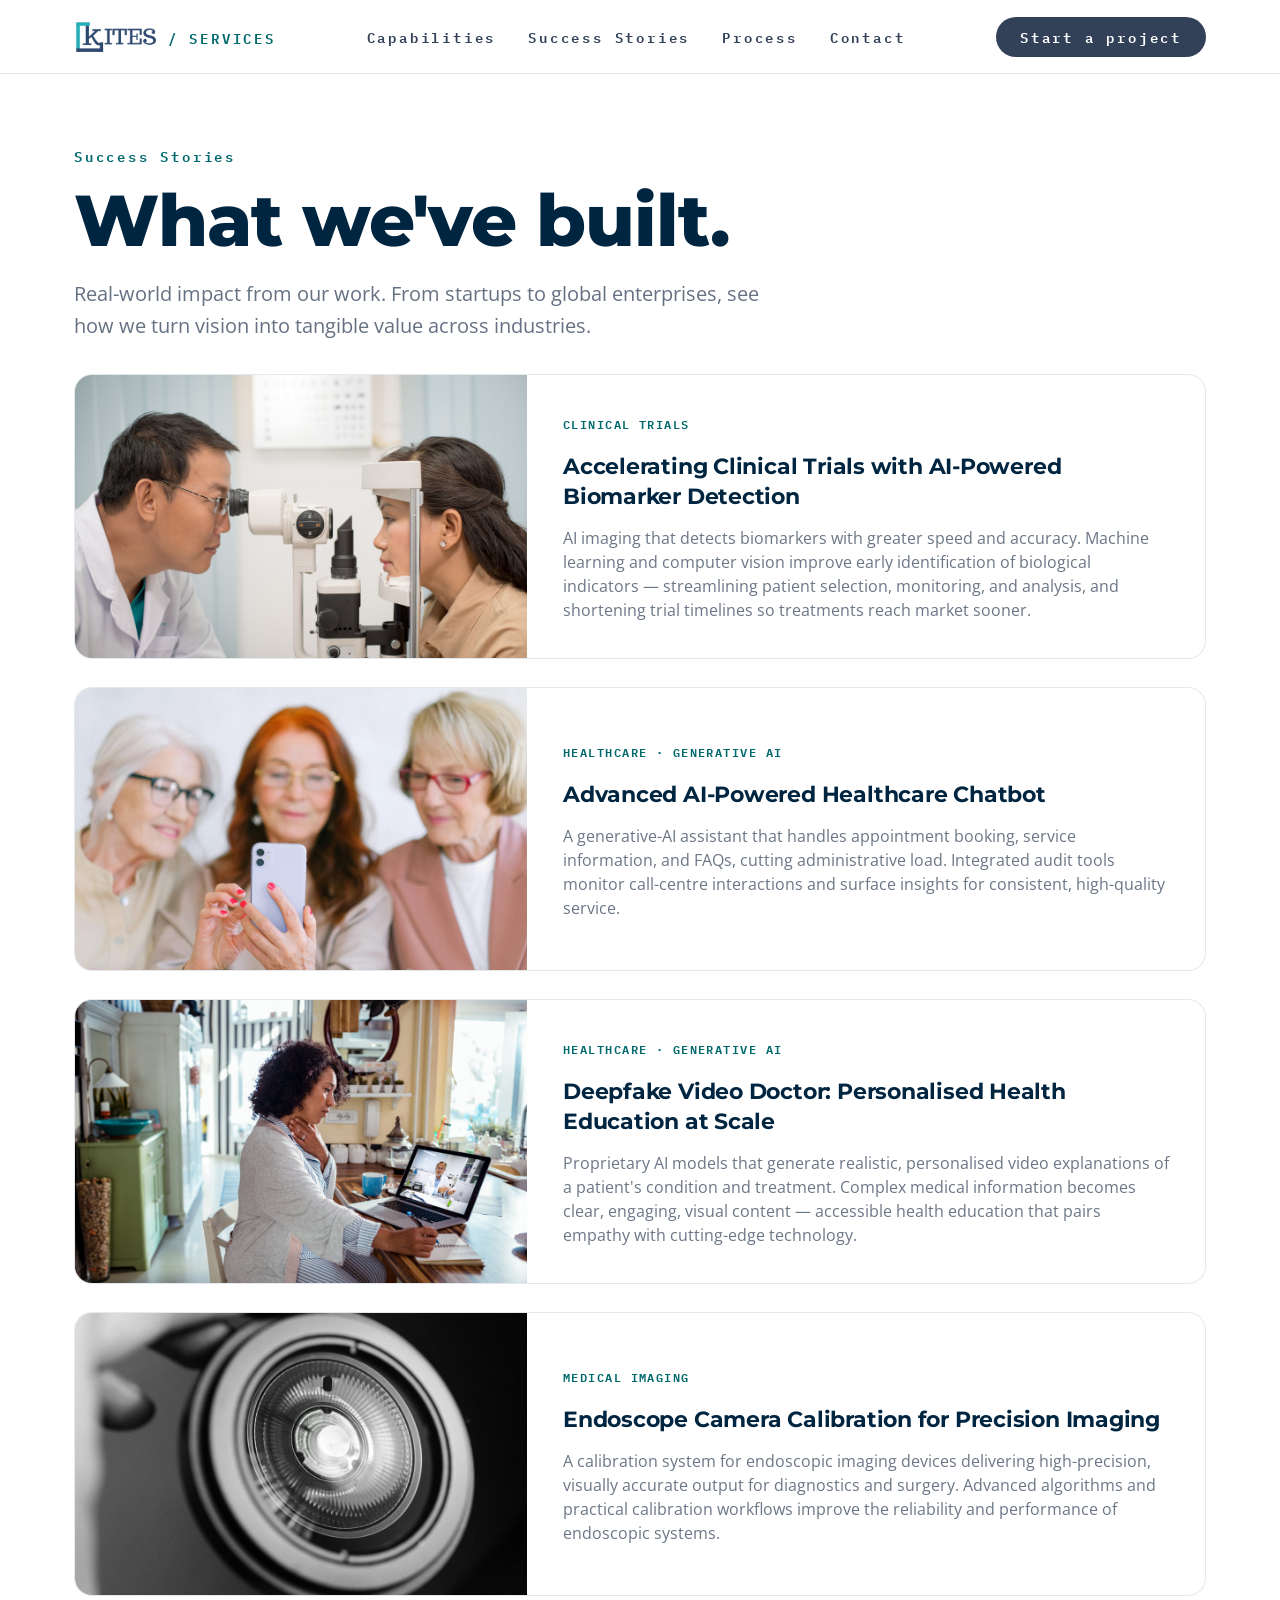
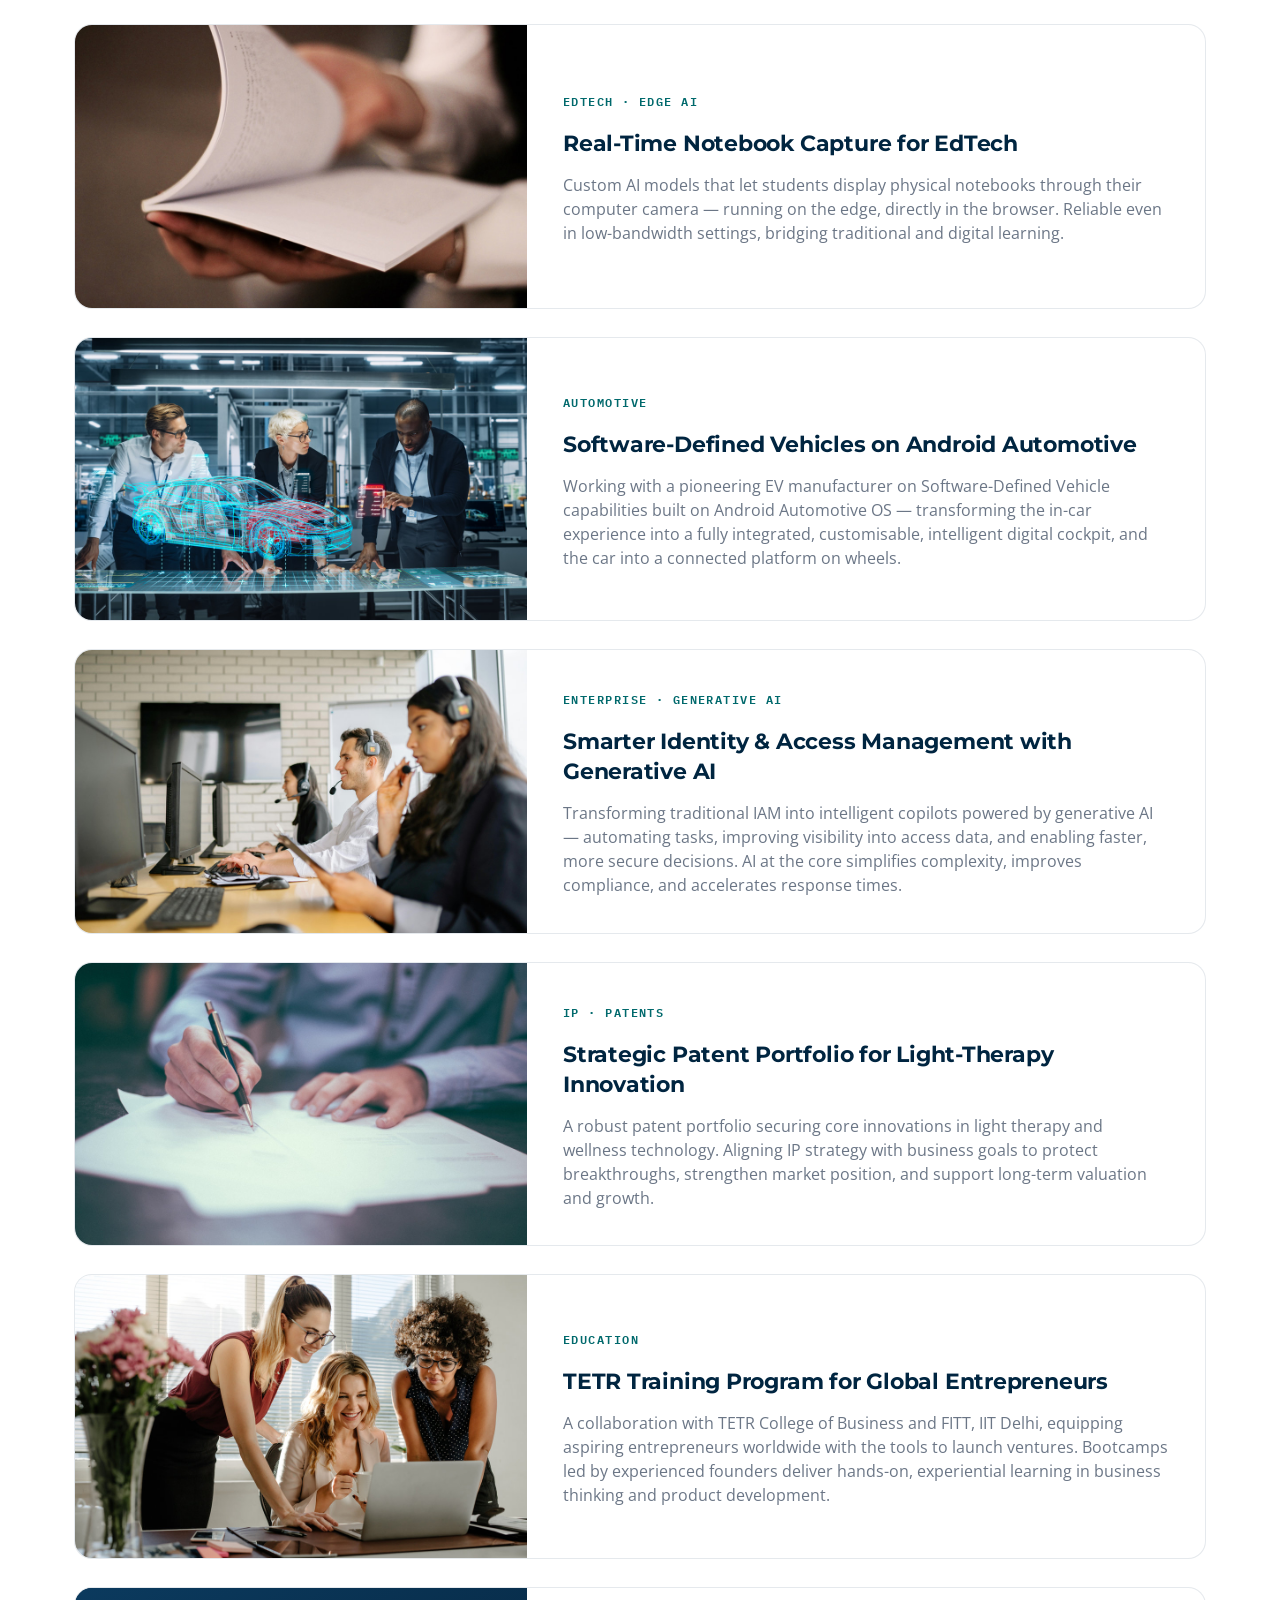
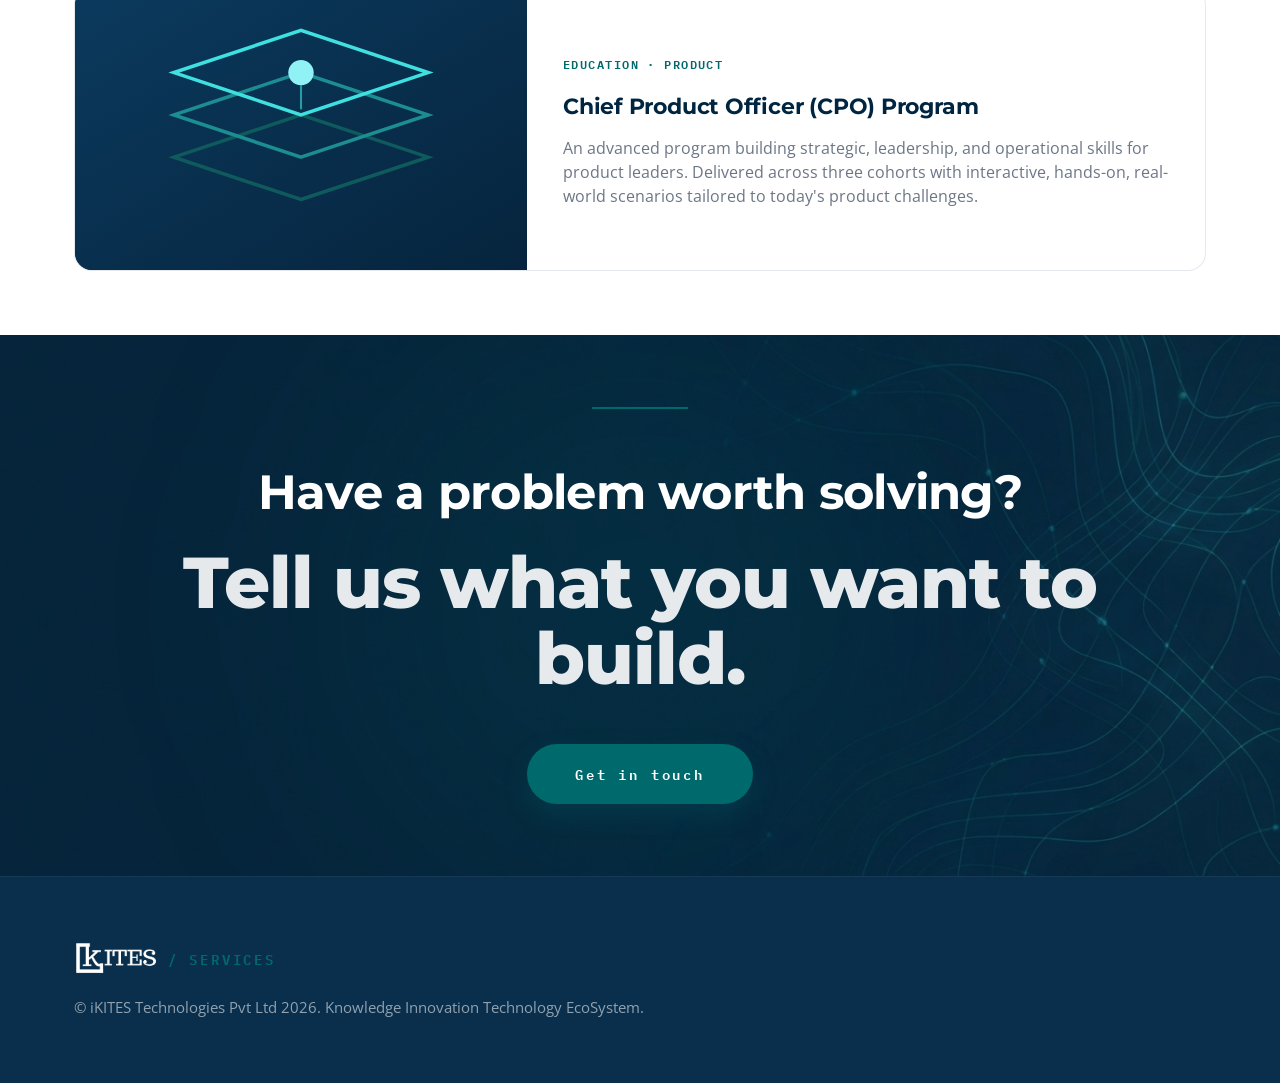
<file: success-stories.html>
<!DOCTYPE html>
<html lang="en">
<head>
  <meta charset="utf-8" />
  <meta name="viewport" content="width=device-width, initial-scale=1.0" />
  <title>Success Stories | iKITES Services</title>
  <meta name="description" content="Real-world impact from iKITES Services — case studies across clinical trials, healthcare, automotive, EdTech, enterprise, and IP." />
  <link rel="icon" type="image/png" href="assets/img/favicon.png" />
  <link rel="preconnect" href="https://fonts.googleapis.com" />
  <link rel="preconnect" href="https://fonts.gstatic.com" crossorigin />
  <link href="https://fonts.googleapis.com/css2?family=Montserrat:wght@400;500;600;700;800&family=Open+Sans:wght@400;600&family=IBM+Plex+Mono:wght@400;500;600&family=Material+Symbols+Outlined:opsz,wght,FILL,GRAD@24,400,0,0&display=swap" rel="stylesheet" />
  <link rel="stylesheet" href="assets/css/styles.css" />
</head>
<body>
  <header class="site-header">
    <div class="container">
      <a class="brand" href="index.html" aria-label="iKITES home">
        <img class="brand__logo" src="assets/img/ikites-logo.png" alt="iKITES" width="471" height="191" />
        <span class="brand__suffix">/ SERVICES</span>
      </a>
      <nav class="nav" aria-label="Primary">
        <a class="nav__link" href="services.html#capabilities">Capabilities</a>
        <a class="nav__link" href="success-stories.html">Success Stories</a>
        <a class="nav__link" href="services.html#process">Process</a>
        <a class="nav__link" href="connect.html">Contact</a>
      </nav>
      <a class="btn btn--primary btn--sm" href="connect.html">Start a project</a>
      <button class="nav-toggle" type="button" aria-label="Toggle menu" aria-expanded="false">
        <span class="material-symbols-outlined">menu</span>
      </button>
    </div>
  </header>

  <main id="top">
    <section class="section page-hero">
      <div class="container">
        <span class="eyebrow">Success Stories</span>
        <h1 class="display-xl">What we've built.</h1>
        <p class="body-lg">Real-world impact from our work. From startups to global enterprises, see how we turn vision into tangible value across industries.</p>
      </div>
    </section>

    <section class="section reveal" style="padding-top:24px;">
      <div class="container stories-grid">
        <article class="story-card">
          <img class="story-card__img" src="assets/img/stories/clinical-trials.jpg" alt="Eye examination with diagnostic imaging, illustrating AI-powered biomarker detection" loading="lazy" width="1024" height="640" />
          <div class="story-card__body">
            <span class="tag">CLINICAL TRIALS</span>
          <h3 class="headline-sm">Accelerating Clinical Trials with AI-Powered Biomarker Detection</h3>
          <p class="body-sm">AI imaging that detects biomarkers with greater speed and accuracy. Machine learning and computer vision improve early identification of biological indicators — streamlining patient selection, monitoring, and analysis, and shortening trial timelines so treatments reach market sooner.</p>
          </div>
        </article>
        <article class="story-card">
          <img class="story-card__img" src="assets/img/stories/healthcare-chatbot.jpg" alt="Healthcare service interaction, illustrating an AI-powered healthcare chatbot" loading="lazy" width="1024" height="640" />
          <div class="story-card__body">
            <span class="tag">HEALTHCARE · GENERATIVE AI</span>
          <h3 class="headline-sm">Advanced AI-Powered Healthcare Chatbot</h3>
          <p class="body-sm">A generative-AI assistant that handles appointment booking, service information, and FAQs, cutting administrative load. Integrated audit tools monitor call-centre interactions and surface insights for consistent, high-quality service.</p>
          </div>
        </article>
        <article class="story-card">
          <img class="story-card__img" src="assets/img/stories/video-doctor.jpg" alt="Telehealth consultation, illustrating personalised AI health-education video" loading="lazy" width="1024" height="640" />
          <div class="story-card__body">
            <span class="tag">HEALTHCARE · GENERATIVE AI</span>
          <h3 class="headline-sm">Deepfake Video Doctor: Personalised Health Education at Scale</h3>
          <p class="body-sm">Proprietary AI models that generate realistic, personalised video explanations of a patient's condition and treatment. Complex medical information becomes clear, engaging, visual content — accessible health education that pairs empathy with cutting-edge technology.</p>
          </div>
        </article>
        <article class="story-card">
          <img class="story-card__img" src="assets/img/stories/endoscope.jpg" alt="Precision instrument work, illustrating endoscope camera calibration" loading="lazy" width="1024" height="640" />
          <div class="story-card__body">
            <span class="tag">MEDICAL IMAGING</span>
          <h3 class="headline-sm">Endoscope Camera Calibration for Precision Imaging</h3>
          <p class="body-sm">A calibration system for endoscopic imaging devices delivering high-precision, visually accurate output for diagnostics and surgery. Advanced algorithms and practical calibration workflows improve the reliability and performance of endoscopic systems.</p>
          </div>
        </article>
        <article class="story-card">
          <img class="story-card__img" src="assets/img/stories/edtech-notebook.jpg" alt="Notebook, illustrating edge-AI real-time notebook capture for EdTech" loading="lazy" width="1024" height="640" />
          <div class="story-card__body">
            <span class="tag">EDTECH · EDGE AI</span>
          <h3 class="headline-sm">Real-Time Notebook Capture for EdTech</h3>
          <p class="body-sm">Custom AI models that let students display physical notebooks through their computer camera — running on the edge, directly in the browser. Reliable even in low-bandwidth settings, bridging traditional and digital learning.</p>
          </div>
        </article>
        <article class="story-card">
          <img class="story-card__img" src="assets/img/stories/automotive.jpg" alt="Engineers reviewing a holographic car model, illustrating software-defined vehicles" loading="lazy" width="1024" height="640" />
          <div class="story-card__body">
            <span class="tag">AUTOMOTIVE</span>
          <h3 class="headline-sm">Software-Defined Vehicles on Android Automotive</h3>
          <p class="body-sm">Working with a pioneering EV manufacturer on Software-Defined Vehicle capabilities built on Android Automotive OS — transforming the in-car experience into a fully integrated, customisable, intelligent digital cockpit, and the car into a connected platform on wheels.</p>
          </div>
        </article>
        <article class="story-card">
          <img class="story-card__img" src="assets/img/stories/iam.jpg" alt="Office security scene, illustrating AI-powered identity and access management" loading="lazy" width="1024" height="640" />
          <div class="story-card__body">
            <span class="tag">ENTERPRISE · GENERATIVE AI</span>
          <h3 class="headline-sm">Smarter Identity &amp; Access Management with Generative AI</h3>
          <p class="body-sm">Transforming traditional IAM into intelligent copilots powered by generative AI — automating tasks, improving visibility into access data, and enabling faster, more secure decisions. AI at the core simplifies complexity, improves compliance, and accelerates response times.</p>
          </div>
        </article>
        <article class="story-card">
          <img class="story-card__img" src="assets/img/stories/patents.jpg" alt="Drafting documents, illustrating strategic patent portfolio development" loading="lazy" width="1024" height="640" />
          <div class="story-card__body">
            <span class="tag">IP · PATENTS</span>
          <h3 class="headline-sm">Strategic Patent Portfolio for Light-Therapy Innovation</h3>
          <p class="body-sm">A robust patent portfolio securing core innovations in light therapy and wellness technology. Aligning IP strategy with business goals to protect breakthroughs, strengthen market position, and support long-term valuation and growth.</p>
          </div>
        </article>
        <article class="story-card">
          <img class="story-card__img" src="assets/img/stories/tetr.jpg" alt="Developers collaborating, illustrating the TETR entrepreneur training program" loading="lazy" width="1024" height="640" />
          <div class="story-card__body">
            <span class="tag">EDUCATION</span>
          <h3 class="headline-sm">TETR Training Program for Global Entrepreneurs</h3>
          <p class="body-sm">A collaboration with TETR College of Business and FITT, IIT Delhi, equipping aspiring entrepreneurs worldwide with the tools to launch ventures. Bootcamps led by experienced founders deliver hands-on, experiential learning in business thinking and product development.</p>
          </div>
        </article>
        <article class="story-card">
          <img class="story-card__img" src="assets/img/stories/cpo-program.svg" alt="Abstract teal-on-navy artwork representing a chief product officer leadership program" loading="lazy" width="1024" height="640" />
          <div class="story-card__body">
            <span class="tag">EDUCATION · PRODUCT</span>
          <h3 class="headline-sm">Chief Product Officer (CPO) Program</h3>
          <p class="body-sm">An advanced program building strategic, leadership, and operational skills for product leaders. Delivered across three cohorts with interactive, hands-on, real-world scenarios tailored to today's product challenges.</p>
          </div>
        </article>
      </div>
    </section>

    <section class="cta bg-navy reveal">
      <div class="cta__glow"></div>
      <div class="container cta__inner">
        <span class="cta__rule"></span>
        <h2 class="headline-lg">Have a problem worth solving?</h2>
        <p class="display-xl cta__big">Tell us what you want to build.</p>
        <a class="btn btn--accent" href="connect.html">Get in touch</a>
      </div>
    </section>
  </main>

  <footer class="footer footer--slim">
    <div class="container">
      <div class="footer__brand">
        <img class="brand__logo" src="assets/img/ikites-logo-white.png" alt="iKITES" width="471" height="191" />
        <span class="brand__suffix">/ SERVICES</span>
      </div>
      <p>© iKITES Technologies Pvt Ltd 2026. Knowledge Innovation Technology EcoSystem.</p>
    </div>
  </footer>
  <script src="assets/js/main.js"></script>
</body>
</html>
</file>
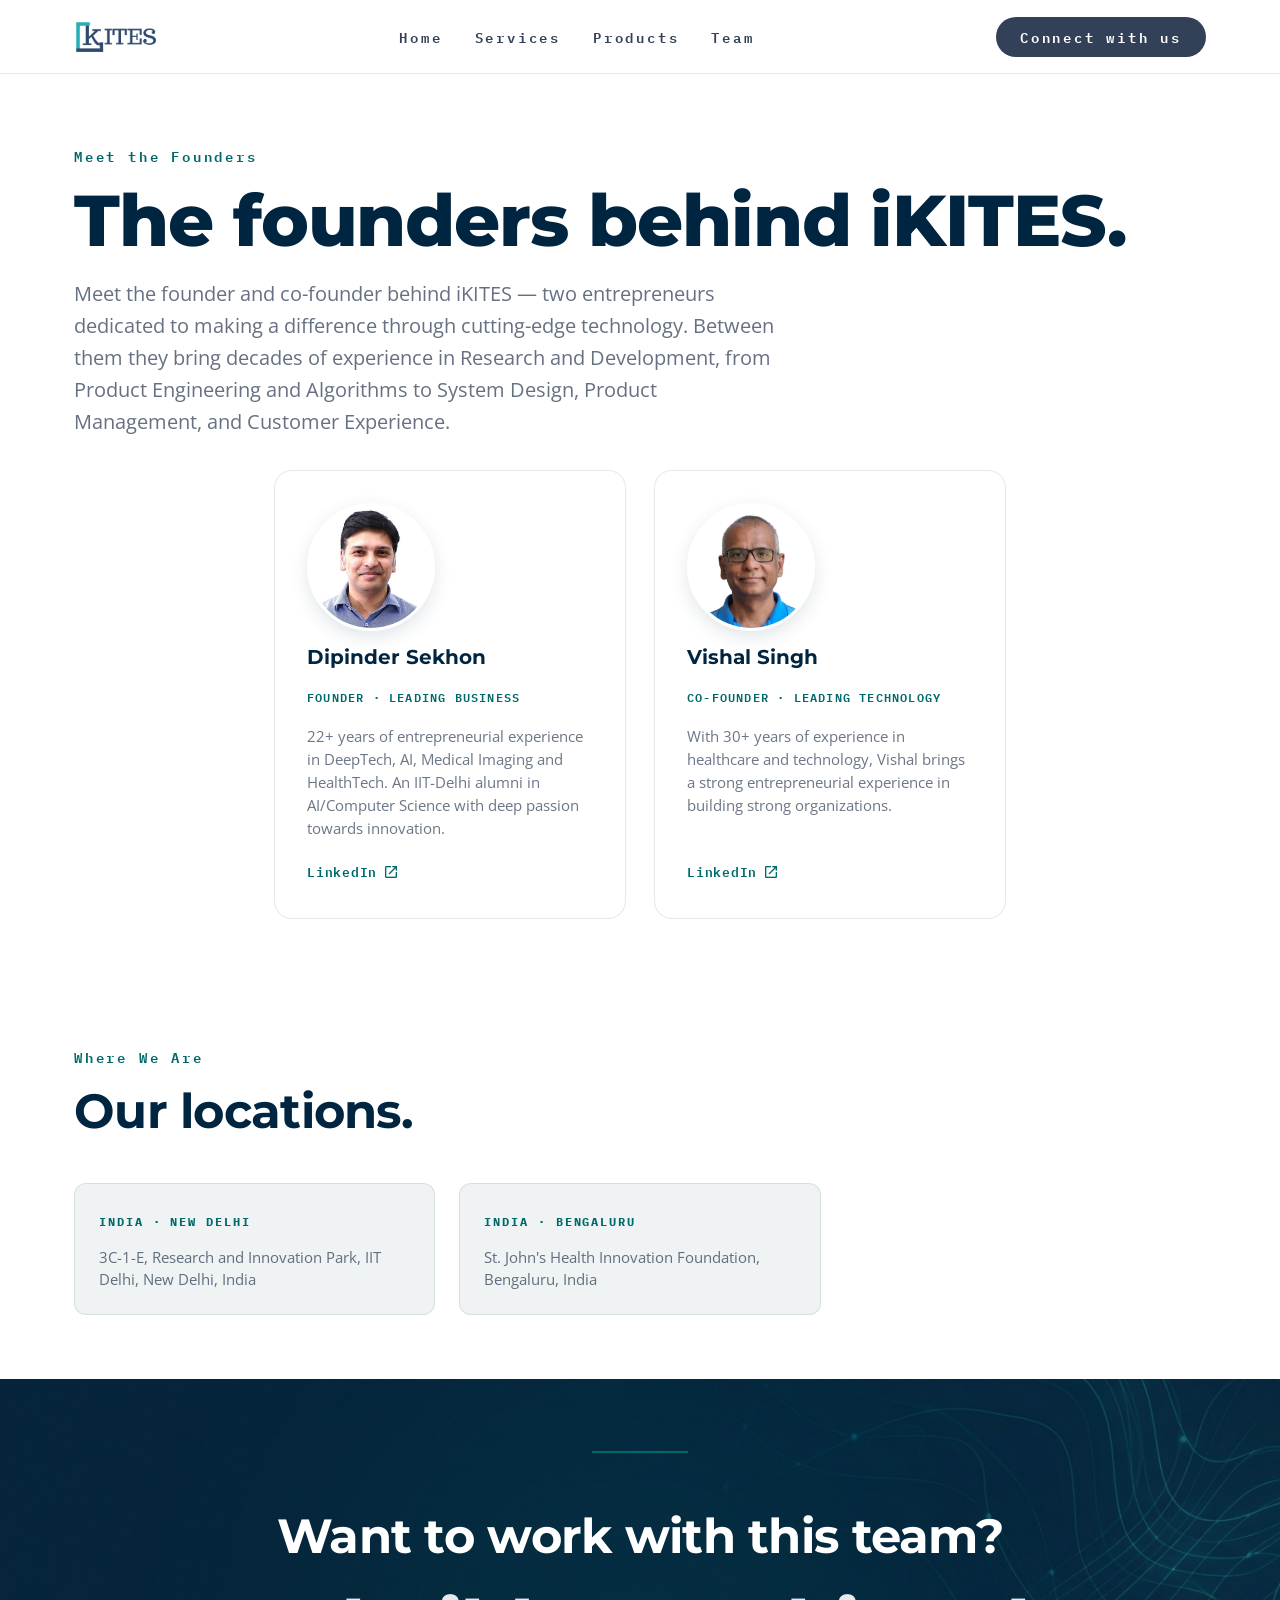
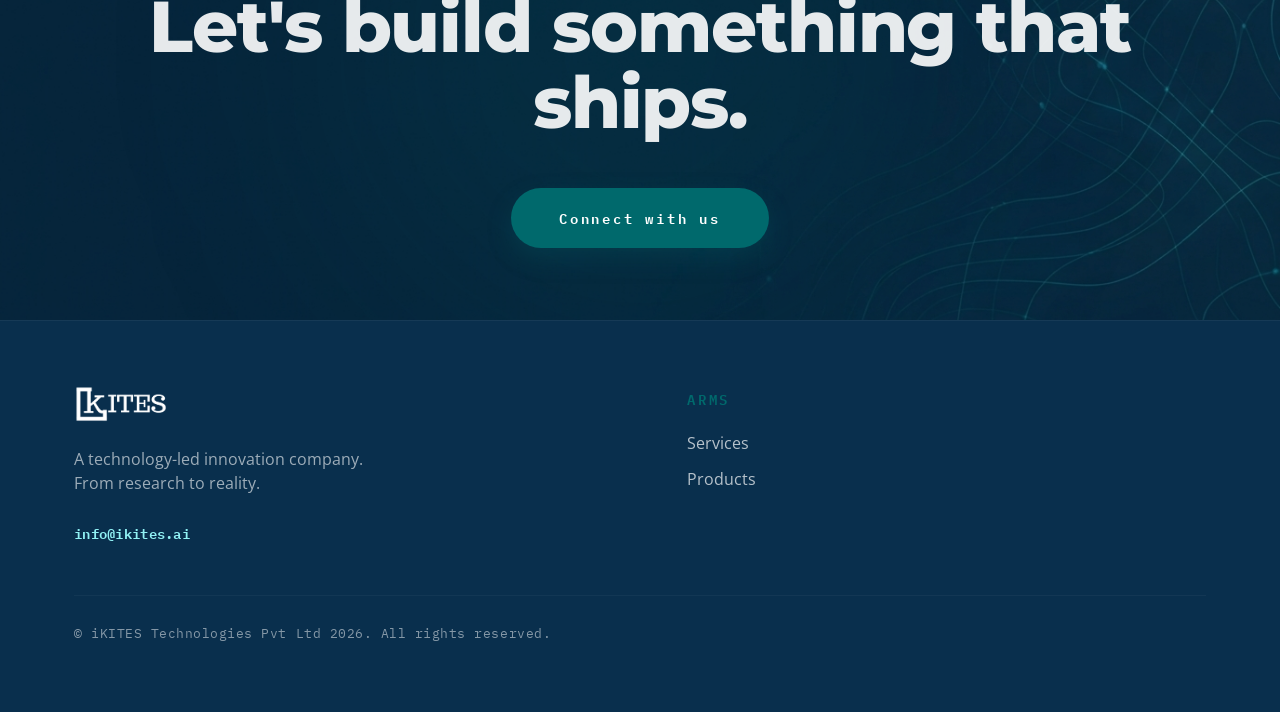
<file: team.html>
<!DOCTYPE html>
<html lang="en">
<head>
  <meta charset="utf-8" />
  <meta name="viewport" content="width=device-width, initial-scale=1.0" />
  <title>iKITES | Meet the Team</title>
  <meta name="description" content="Meet the founder and co-founder behind iKITES — two entrepreneurs with decades of experience across Research and Development, Product Engineering, Algorithms, System Design, Product Management, and Customer Experience." />
  <meta name="version" content="1.0.0" />
  <link rel="icon" type="image/png" href="assets/img/favicon.png" />
  <link rel="preconnect" href="https://fonts.googleapis.com" />
  <link rel="preconnect" href="https://fonts.gstatic.com" crossorigin />
  <link href="https://fonts.googleapis.com/css2?family=Montserrat:wght@400;500;600;700;800&family=Open+Sans:wght@400;600&family=IBM+Plex+Mono:wght@400;500;600&family=Material+Symbols+Outlined:opsz,wght,FILL,GRAD@24,400,0,0&display=swap" rel="stylesheet" />
  <link rel="stylesheet" href="assets/css/styles.css" />
</head>
<body>
  <header class="site-header">
    <div class="container">
      <a class="brand" href="index.html" aria-label="iKITES home">
        <img class="brand__logo" src="assets/img/ikites-logo.png" alt="iKITES" width="471" height="191" />
      </a>
      <nav class="nav" aria-label="Primary">
        <a class="nav__link" href="index.html">Home</a>
        <a class="nav__link" href="services.html">Services</a>
        <a class="nav__link" href="index.html#product-line">Products</a>
        <a class="nav__link" href="team.html">Team</a>
      </nav>
      <a class="btn btn--primary btn--sm" href="connect.html">Connect with us</a>
      <button class="nav-toggle" type="button" aria-label="Toggle menu" aria-expanded="false">
        <span class="material-symbols-outlined">menu</span>
      </button>
    </div>
  </header>

  <main id="top">
    <!-- ============================ PAGE HERO ============================ -->
    <section class="section page-hero">
      <div class="container">
        <span class="eyebrow">Meet the Founders</span>
        <h1 class="display-xl">The founders behind iKITES.</h1>
        <p class="body-lg">
          Meet the founder and co-founder behind iKITES — two entrepreneurs dedicated to
          making a difference through cutting-edge technology. Between them they bring decades
          of experience in Research and Development, from Product Engineering and Algorithms
          to System Design, Product Management, and Customer Experience.
        </p>
      </div>
    </section>

    <!-- ============================ CORE TEAM ============================ -->
    <section class="section reveal" style="padding-top:24px;">
      <div class="container team-grid">
        <article class="team-card">
          <img class="team-card__avatar" src="assets/img/team/dipinder.png" alt="Dipinder Sekhon" width="128" height="128" loading="lazy" />
          <h3 class="team-card__name">Dipinder Sekhon</h3>
          <span class="team-card__role">Founder &middot; Leading Business</span>
          <p class="team-card__bio">22+ years of entrepreneurial experience in DeepTech, AI, Medical Imaging and HealthTech. An IIT-Delhi alumni in AI/Computer Science with deep passion towards innovation.</p>
          <a class="team-card__link" href="https://www.linkedin.com/in/dipinder/" target="_blank" rel="noopener">LinkedIn <span class="material-symbols-outlined">open_in_new</span></a>
        </article>

        <article class="team-card">
          <img class="team-card__avatar" src="assets/img/team/vishal.jpg" alt="Vishal Singh" width="128" height="128" loading="lazy" />
          <h3 class="team-card__name">Vishal Singh</h3>
          <span class="team-card__role">Co-Founder &middot; Leading Technology</span>
          <p class="team-card__bio">With 30+ years of experience in healthcare and technology, Vishal brings a strong entrepreneurial experience in building strong organizations.</p>
          <a class="team-card__link" href="https://www.linkedin.com/in/vishal--kumar--singh/" target="_blank" rel="noopener">LinkedIn <span class="material-symbols-outlined">open_in_new</span></a>
        </article>
      </div>
    </section>

    <!-- ============================ LOCATIONS ============================ -->
    <section class="section reveal">
      <div class="container section-head">
        <span class="eyebrow" style="display:block;margin-bottom:16px;">Where We Are</span>
        <h2 class="headline-lg">Our locations.</h2>
      </div>
      <div class="container loc-grid">
        <div class="loc-card">
          <h4>INDIA &middot; NEW DELHI</h4>
          <p>3C-1-E, Research and Innovation Park, IIT Delhi, New Delhi, India</p>
        </div>
        <div class="loc-card">
          <h4>INDIA &middot; BENGALURU</h4>
          <p>St. John's Health Innovation Foundation, Bengaluru, India</p>
        </div>
      </div>
    </section>

    <!-- ============================ CTA ============================ -->
    <section class="cta bg-navy reveal">
      <div class="cta__glow"></div>
      <div class="container cta__inner">
        <span class="cta__rule"></span>
        <h2 class="headline-lg">Want to work with this team?</h2>
        <p class="display-xl cta__big">Let's build something that ships.</p>
        <a class="btn btn--accent" href="connect.html">Connect with us</a>
      </div>
    </section>
  </main>

  <!-- ============================ FOOTER ============================ -->
  <footer class="footer">
    <div class="container">
      <div class="footer__grid footer__grid--corp">
        <div class="footer__about">
          <div class="footer__brand">
            <img class="brand__logo" src="assets/img/ikites-logo-white.png" alt="iKITES" width="471" height="191" />
          </div>
          <p>A technology-led innovation company. From research to reality.</p>
          <a class="footer__email" href="mailto:info@ikites.ai">info@ikites.ai</a>
        </div>
        <div class="footer__col">
          <h4>Arms</h4>
          <nav aria-label="iKITES arms">
            <a href="services.html">Services</a>
            <a href="index.html#product-line">Products</a>
          </nav>
        </div>
      </div>
      <div class="footer__base">
        <span>© iKITES Technologies Pvt Ltd 2026. All rights reserved.</span>
      </div>
    </div>
  </footer>
  <script src="assets/js/main.js"></script>
</body>
</html>
</file>
<file: assets/css/styles.css>
/* =============================================================
   iKITES Services — "Kinetic Precision" design system
   Design tokens are defined as CSS custom properties in :root below.
   ============================================================= */

/* ---------- Design Tokens ---------- */
:root {
  /* Core brand */
  --paper: #ffffff;
  --paper-alt: #eff3f3;
  --navy-deep: #092f4d;
  --slate: #324158;
  --primary: #002540;
  --secondary: #00696c;
  --teal-hover: #1fa7a6;
  --teal-muted: rgba(28, 141, 144, 0.10);
  --text-muted: #5a6b78;
  --gold: #c68a2e;            /* Clinics arm accent */
  --gold-text: #8a5a00;

  /* Surfaces & supporting */
  --on-primary: #ffffff;
  --secondary-fixed: #91f2f5;
  --tertiary-fixed: #78f6f5;
  --surface-variant: #d5e5f1;
  --on-tertiary-container: #22b4b4;

  /* Radii */
  --radius-card: 18px;
  --radius-md: 0.75rem;   /* 12px */
  --radius-lg: 1rem;      /* 16px */
  --radius-full: 9999px;

  /* Layout */
  --container-max: 1180px;
  --gutter: 24px;
  --margin-x: 24px;
  --section-pad-v: 64px;
  --section-pad-v-mobile: 48px;

  /* Type families */
  --font-head: "Montserrat", system-ui, sans-serif;
  --font-body: "Open Sans", system-ui, sans-serif;
  --font-mono: "IBM Plex Mono", ui-monospace, monospace;
}

/* ---------- Reset / base ---------- */
*,
*::before,
*::after { box-sizing: border-box; }

html { scroll-behavior: smooth; -webkit-text-size-adjust: 100%; }

body {
  margin: 0;
  background: var(--paper);
  color: var(--slate);
  font-family: var(--font-body);
  font-size: 18px;
  line-height: 28px;
  -webkit-font-smoothing: antialiased;
  -moz-osx-font-smoothing: grayscale;
}

img, svg { display: block; max-width: 100%; }

a { color: inherit; text-decoration: none; }

h1, h2, h3, h4 { margin: 0; font-family: var(--font-head); color: var(--primary); }
p { margin: 0; }
ul { margin: 0; padding: 0; list-style: none; }

button { font-family: inherit; cursor: pointer; }

/* ---------- Layout helpers ---------- */
.container {
  width: 100%;
  max-width: var(--container-max);
  margin-inline: auto;
  padding-inline: var(--gutter);
}

.section { padding-block: var(--section-pad-v); }
.section--pt-sm { padding-top: 48px; }
.section--pb-sm { padding-bottom: 48px; }

/* ---------- Typography scale ---------- */
.eyebrow {
  font-family: var(--font-mono);
  font-size: 14px;
  font-weight: 600;
  line-height: 20px;
  letter-spacing: 0.2em;
  color: var(--secondary);
}

.label-md {
  font-family: var(--font-mono);
  font-size: 12px;
  font-weight: 500;
  line-height: 16px;
  letter-spacing: 0.1em;
}

.display-xl {
  font-family: var(--font-head);
  font-size: 72px;
  font-weight: 800;
  line-height: 76px;
  letter-spacing: -0.015em;
}

.headline-lg {
  font-family: var(--font-head);
  font-size: 48px;
  font-weight: 700;
  line-height: 56px;
  letter-spacing: -0.015em;
}

.headline-md {
  font-family: var(--font-head);
  font-size: 32px;
  font-weight: 700;
  line-height: 40px;
  letter-spacing: -0.01em;
}

.headline-sm {
  font-family: var(--font-head);
  font-size: 22px;
  font-weight: 700;
  line-height: 30px;
  letter-spacing: -0.01em;
}

.body-lg { font-size: 20px; line-height: 32px; }
.body-md { font-size: 18px; line-height: 28px; }
.body-sm { font-size: 16px; line-height: 24px; }

.text-secondary { color: var(--secondary); }
.text-muted { color: var(--text-muted); }

/* ---------- Buttons ---------- */
.btn {
  display: inline-flex;
  align-items: center;
  justify-content: center;
  gap: 8px;
  border: 0;
  border-radius: var(--radius-full);
  font-family: var(--font-mono);
  font-size: 14px;
  font-weight: 600;
  letter-spacing: 0.2em;
  line-height: 20px;
  padding: 16px 32px;
  transition: background-color .2s ease, color .2s ease, transform .2s ease, box-shadow .2s ease;
}
.btn:active { transform: scale(.96); }

.btn--sm { padding: 10px 24px; }

.btn--primary { background: var(--slate); color: var(--on-primary); }
.btn--primary:hover { background: var(--secondary); transform: translateY(-2px); }

.btn--ghost {
  background: transparent;
  color: var(--slate);
  border: 1px solid var(--slate);
}
.btn--ghost:hover { background: rgba(50, 65, 88, .05); transform: translateY(-2px); }

.btn--accent {
  background: var(--secondary);
  color: var(--on-primary);
  padding: 20px 48px;
  box-shadow: 0 10px 25px rgba(0, 105, 108, .25);
}
.btn--accent:hover { background: var(--teal-hover); transform: translateY(-2px); }

/* ---------- Header / Nav ---------- */
.site-header {
  position: sticky;
  top: 0;
  z-index: 50;
  height: 74px;
  background: rgba(255, 255, 255, .82);
  backdrop-filter: blur(12px);
  -webkit-backdrop-filter: blur(12px);
  border-bottom: 1px solid rgba(9, 47, 77, .10);
  transition: box-shadow .3s ease;
}
.site-header.is-scrolled { box-shadow: 0 1px 8px rgba(9, 47, 77, .08); }

.site-header .container {
  display: flex;
  align-items: center;
  justify-content: space-between;
  height: 100%;
}

.brand { display: flex; align-items: center; gap: 10px; }
.brand__logo { height: 34px; width: auto; display: block; }
.brand__name {
  font-family: var(--font-head);
  font-size: 28px;
  font-weight: 700;
  color: var(--primary);
}
.brand__suffix {
  font-family: var(--font-mono);
  font-size: 14px;
  font-weight: 600;
  letter-spacing: 0.2em;
  color: var(--secondary);
  transform: translateY(1px);
}

.nav { display: flex; align-items: center; gap: 32px; }
.nav__link {
  position: relative;
  font-family: var(--font-mono);
  font-size: 14px;
  font-weight: 600;
  letter-spacing: 0.2em;
  color: var(--slate);
  transition: color .2s ease;
}
.nav__link::after {
  content: "";
  position: absolute;
  left: 0;
  bottom: -6px;
  height: 2px;
  width: 100%;
  background: var(--secondary);
  transform: scaleX(0);
  transform-origin: left;
  transition: transform .3s cubic-bezier(.22, 1, .36, 1);
}
.nav__link:hover { color: var(--secondary); }
.nav__link:hover::after { transform: scaleX(1); }

.nav-toggle {
  display: none;
  background: transparent;
  border: 0;
  padding: 8px;
  color: var(--primary);
}
.nav-toggle .material-symbols-outlined { font-size: 28px; }

/* ---------- Hero ---------- */
.hero { padding-top: 40px; padding-bottom: 64px; overflow: hidden; }
.hero__grid {
  display: grid;
  grid-template-columns: 1.5fr 1fr;
  gap: 40px;
  align-items: center;
}
.hero__content { display: flex; flex-direction: column; gap: 32px; }
.hero__title {
  margin-top: 8px;
  text-wrap: balance;          /* never strand a lone word on a line */
  font-size: clamp(2.75rem, 5.2vw, 4.5rem);
  line-height: 1.05;
}
.hero__title .accent { color: var(--secondary); }
.hero__lead { max-width: 36rem; color: rgba(50, 65, 88, .8); }
.hero__actions { display: flex; flex-wrap: wrap; gap: 16px; padding-top: 8px; }

.hero__visual { display: flex; flex-direction: column; align-items: center; align-self: start; }
.hero__panel {
  width: 100%;
  height: 400px;
  border-radius: var(--radius-lg);
  overflow: hidden;
  position: relative;
}
.ascent-glow { filter: drop-shadow(0 0 15px rgba(31, 167, 166, .4)); }
.hero__caption { margin-top: 24px; text-align: center; color: var(--text-muted); }

/* ---------- Trust strip ---------- */
.trust { background: var(--navy-deep); padding-block: 24px; }
.trust__heading {
  margin: 0;
  text-align: center;
  font-family: var(--font-head);
  font-size: 24px;
  font-weight: 700;
  letter-spacing: 0.01em;
  color: var(--on-primary);
}
.trust__sub {
  margin: 12px auto 0;
  max-width: 56rem;
  text-align: center;
  color: var(--on-primary);
  opacity: 0.85;
}
/* Tighten spacing around full-width navy bands */
.hero:has(+ .trust) { padding-bottom: 56px; }
.section:has(+ .trust) { padding-bottom: 24px; }
.section:has(+ .trust) .section-head { margin-bottom: 0; }
.trust + .section { padding-top: 24px; }

/* ---------- Generic section heads ---------- */
.section-head { margin-bottom: 44px; }
.section-head--center { text-align: center; }
.section-head--center p { max-width: 48rem; margin-inline: auto; }
.section-head p { color: rgba(50, 65, 88, .7); margin-top: 24px; }

.bg-alt { background: var(--paper-alt); }
.bg-navy { background: var(--navy-deep); color: var(--on-primary); }

/* ---------- The Moment cards ---------- */
.cards-3 {
  display: grid;
  grid-template-columns: repeat(3, 1fr);
  gap: 32px;
}
.card {
  padding: 32px;
  border-radius: var(--radius-card);
  border: 1px solid rgba(9, 47, 77, .10);
  background: #fff;
  transition: transform .3s ease, box-shadow .3s ease;
}
.card:hover {
  transform: translateY(-4px);
  box-shadow: 0 20px 40px rgba(9, 47, 77, .15);
}
.card__icon {
  color: var(--secondary);
  font-size: 40px;
  margin-bottom: 24px;
}
.card__title { margin-bottom: 16px; }
.card p { color: rgba(50, 65, 88, .7); }

/* ---------- Capabilities rows ---------- */
.capabilities { display: flex; flex-direction: column; }
.cap-row {
  display: grid;
  grid-template-columns: 3fr 6fr 3fr;
  gap: 32px;
  align-items: start;
  padding-block: 48px;
  border-top: 1px solid rgba(9, 47, 77, .10);
}
.cap-row__body { display: flex; flex-direction: column; gap: 16px; }
.cap-row__body p { color: rgba(50, 65, 88, .8); }
.cap-row__proof-label { color: var(--text-muted); margin-bottom: 8px; }
.cap-row__proof li { color: var(--slate); margin-bottom: 4px; }

/* ---------- Re-engineering (navy split) ---------- */
.reeng__grid {
  display: grid;
  grid-template-columns: 1fr 1fr;
  gap: 80px;
  align-items: center;
}
.reeng__content { display: flex; flex-direction: column; gap: 32px; }
.reeng__content h2 { color: var(--on-primary); }
.reeng__content p { opacity: .8; }
.reeng__link {
  display: inline-flex;
  align-items: center;
  gap: 8px;
  font-family: var(--font-mono);
  font-size: 14px;
  font-weight: 600;
  letter-spacing: 0.2em;
  color: var(--secondary-fixed);
  transition: color .2s ease;
}
.reeng__link:hover { color: var(--tertiary-fixed); }
.reeng__link .material-symbols-outlined { transition: transform .25s cubic-bezier(.22, 1, .36, 1); }
.reeng__link:hover .material-symbols-outlined { transform: translateX(4px); }
.reeng__cards { display: flex; flex-direction: column; gap: 24px; }
.reeng__card {
  padding: 24px;
  border-radius: var(--radius-md);
  background: rgba(255, 255, 255, .05);
  border: 1px solid rgba(255, 255, 255, .10);
}
.reeng__card h4 { color: var(--on-primary); margin-bottom: 8px; }
.reeng__card p { opacity: .7; }

/* ---------- Why iKITES ---------- */
.why-grid {
  display: grid;
  grid-template-columns: repeat(4, 1fr);
  gap: 32px;
}
.why-item { display: flex; flex-direction: column; gap: 16px; }
.why-item__num {
  font-family: var(--font-head);
  font-size: 40px;
  font-weight: 800;
  color: var(--secondary);
}
.why-item p { color: rgba(50, 65, 88, .7); }

/* ---------- Process / How we work ---------- */
.process-grid {
  display: grid;
  grid-template-columns: repeat(3, 1fr);
  gap: 48px;
}
.process-step { display: flex; flex-direction: column; gap: 24px; }
.process-step__rule { height: 2px; background: var(--secondary); width: 100%; }
.process-step p { color: rgba(50, 65, 88, .7); }

/* ---------- Re-engineering atmospheric texture ---------- */
.reeng-section { position: relative; overflow: hidden; }
.reeng-section::before {
  content: "";
  position: absolute;
  inset: 0;
  background: url("../img/navy-texture.png") right center / cover no-repeat;
  transform: scaleX(-1);          /* flow the schematic lines to the left, away from the cards */
  opacity: .45;
  pointer-events: none;
  z-index: 0;
}
.reeng-section .container { position: relative; z-index: 1; }

/* ---------- CTA band ---------- */
.cta { position: relative; overflow: hidden; padding-block: 72px; }
.cta::before {
  content: "";
  position: absolute;
  inset: 0;
  background: url("../img/navy-texture.png") right center / cover no-repeat;
  opacity: .7;
  pointer-events: none;
  z-index: 0;
}
.cta__glow {
  position: absolute;
  top: 50%; left: 50%;
  transform: translate(-50%, -50%);
  width: 600px; height: 600px;
  background: rgba(0, 105, 108, .12);
  filter: blur(120px);
  border-radius: var(--radius-full);
  pointer-events: none;
}
.cta__inner { position: relative; z-index: 1; text-align: center; }
.cta__rule {
  display: inline-block;
  width: 96px; height: 2px;
  background: var(--secondary);
  margin-bottom: 48px;
}
.cta h2 { color: var(--on-primary); margin-bottom: 24px; }
.cta__big { color: rgba(255, 255, 255, .9); margin-bottom: 48px; }

/* ---------- Footer ---------- */
.footer { background: var(--navy-deep); padding-block: var(--section-pad-v); border-top: 1px solid rgba(255, 255, 255, .05); }
.footer__grid {
  display: grid;
  grid-template-columns: 5fr 2fr 2fr 3fr;
  gap: 48px;
  color: var(--on-primary);
}
.footer__about { display: flex; flex-direction: column; gap: 24px; }
.footer__about p { opacity: .6; max-width: 20rem; font-size: 16px; line-height: 24px; }
.footer__about .footer__version {
  font-family: var(--font-mono);
  font-size: 12px;
  letter-spacing: 0.12em;
  opacity: .4;
}
.footer__brand { display: flex; align-items: center; gap: 10px; }
.footer__brand .brand__logo { height: 38px; }
.footer__brand .brand__name { color: var(--on-primary); }
.footer__col h4 {
  font-family: var(--font-mono);
  font-size: 14px;
  font-weight: 600;
  letter-spacing: 0.2em;
  text-transform: uppercase;
  color: var(--secondary);
  margin-bottom: 16px;
}
.footer__col nav { display: flex; flex-direction: column; gap: 8px; }
.footer__col a { opacity: .7; font-size: 16px; transition: color .2s ease, opacity .2s ease; }
.footer__col a:hover { color: var(--secondary); opacity: 1; }
.footer__eco {
  display: block;
  padding: 16px;
  border-radius: var(--radius-md);
  background: rgba(255, 255, 255, .05);
  border: 1px solid rgba(255, 255, 255, .10);
  transition: border-color .2s ease;
}
.footer__eco:hover { border-color: var(--secondary); }
.footer__eco-title { color: var(--on-primary); margin-bottom: 4px; }
.footer__eco-desc { opacity: .5; font-size: 13px; line-height: 18px; }

/* ---------- Scroll reveal ---------- */
.reveal {
  opacity: 0;
  transform: translateY(30px);
  transition: opacity .8s cubic-bezier(.22, 1, .36, 1), transform .8s cubic-bezier(.22, 1, .36, 1);
}
.reveal.is-active { opacity: 1; transform: translateY(0); }

/* ---------- Hero entrance (staggered text) ---------- */
.hero--enter .eyebrow,
.hero--enter .text-muted,
.hero--enter .hero__title,
.hero--enter .hero__lead,
.hero--enter .hero__actions {
  animation: heroRise .7s cubic-bezier(.22, 1, .36, 1) both;
}
.hero--enter .eyebrow      { animation-delay: .05s; }
.hero--enter .text-muted   { animation-delay: .15s; }
.hero--enter .hero__title  { animation-delay: .25s; }
.hero--enter .hero__lead   { animation-delay: .35s; }
.hero--enter .hero__actions{ animation-delay: .45s; }

@keyframes heroRise {
  from { opacity: 0; transform: translateY(16px); }
  to   { opacity: 1; transform: none; }
}

/* Accent underline draws in after the headline settles */
.hero__title .accent { position: relative; white-space: nowrap; }
.hero__title .accent::after {
  content: "";
  position: absolute;
  left: 0;
  right: 0;
  bottom: .04em;
  height: 2px;
  background: var(--secondary);
  transform: scaleX(0);
  transform-origin: left;
  animation: underlineDraw .8s cubic-bezier(.22, 1, .36, 1) 1.1s both;
}
@keyframes underlineDraw { to { transform: scaleX(1); } }

/* Hero visual lifts up from the bottom on load, then gently floats */
.hero--enter .hero__visual {
  animation: heroLift 1.1s cubic-bezier(.22, 1, .36, 1) .3s both;
}
.hero--enter .hero__panel {
  animation: heroFloat 7s ease-in-out 1.4s infinite;
}
@keyframes heroLift {
  from { opacity: 0; transform: translateY(64px); }
  to   { opacity: 1; transform: none; }
}
@keyframes heroFloat {
  0%, 100% { transform: translateY(0); }
  50%      { transform: translateY(-8px); }
}

/* Material symbols base */
.material-symbols-outlined {
  font-variation-settings: 'FILL' 0, 'wght' 400, 'GRAD' 0, 'opsz' 24;
  vertical-align: middle;
}

/* =============================================================
   Responsive
   ============================================================= */
@media (max-width: 1024px) {
  .display-xl { font-size: 56px; line-height: 60px; }
  .reeng__grid { gap: 48px; }
}

@media (max-width: 900px) {
  :root { --section-pad-v: 44px; }

  .nav { display: none; }
  .nav-toggle { display: inline-flex; }
  .site-header .btn { display: none; }

  /* Mobile nav drawer */
  .nav.is-open {
    display: flex;
    flex-direction: column;
    position: absolute;
    top: 74px;
    left: 0;
    right: 0;
    gap: 0;
    background: #fff;
    border-bottom: 1px solid rgba(9, 47, 77, .10);
    box-shadow: 0 12px 24px rgba(9, 47, 77, .10);
    padding: 8px 0;
  }
  .nav.is-open .nav__link { padding: 14px var(--gutter); width: 100%; }

  .hero { padding-top: 48px; padding-bottom: 64px; }
  .hero__grid { grid-template-columns: 1fr; gap: 48px; }
  .display-xl { font-size: 44px; line-height: 48px; }
  .headline-lg { font-size: 32px; line-height: 38px; }

  .cards-3 { grid-template-columns: 1fr; }
  .cap-row { grid-template-columns: 1fr; gap: 16px; padding-block: 32px; }
  .reeng__grid { grid-template-columns: 1fr; gap: 40px; }
  .why-grid { grid-template-columns: repeat(2, 1fr); }
  .process-grid { grid-template-columns: 1fr; gap: 40px; }
  .footer__grid { grid-template-columns: 1fr 1fr; }
}

@media (max-width: 560px) {
  .hero__panel { height: 280px; }
  .why-grid { grid-template-columns: 1fr; }
  .footer__grid { grid-template-columns: 1fr; }
  .btn--accent { padding: 16px 32px; }
}

/* Respect reduced-motion preferences */
@media (prefers-reduced-motion: reduce) {
  .reveal { opacity: 1; transform: none; transition: none; }
  html { scroll-behavior: auto; }
  .hero--enter .eyebrow,
  .hero--enter .text-muted,
  .hero--enter .hero__title,
  .hero--enter .hero__lead,
  .hero--enter .hero__actions,
  .hero--enter .hero__visual,
  .hero--enter .hero__panel { animation: none; }
  .hero__title .accent::after { animation: none; transform: scaleX(1); }
  .nav__link::after,
  .reeng__link .material-symbols-outlined { transition: none; }
}


/* =============================================================
   Additions — capability cards, slim footer, success stories
   ============================================================= */
.cap-card .eyebrow { display:block; }
.cap-card .card__title { margin-top:14px; }

.footer--slim .container { display:flex; flex-direction:column; gap:20px; }
.footer--slim .footer__brand .brand__logo { height:34px; }
.footer--slim p { color: var(--on-primary); opacity:.55; max-width:46rem; font-size:15px; line-height:24px; }

/* ---- Success Stories page ---- */
.page-hero { padding-top:72px; padding-bottom:8px; }
.page-hero .eyebrow { display:block; margin-bottom:16px; }
.page-hero p { color: rgba(50,65,88,.75); max-width:44rem; margin-top:20px; }

.stories-grid { display:flex; flex-direction:column; gap:28px; }
.story-card {
  border-radius:var(--radius-card);
  border:1px solid rgba(9,47,77,.10); background:#fff;
  display:grid; grid-template-columns:minmax(0,40%) 1fr;
  overflow:hidden;
  transition:transform .3s ease, box-shadow .3s ease;
}
.story-card:hover { transform:translateY(-4px); box-shadow:0 20px 40px rgba(9,47,77,.12); }
.story-card__img {
  display:block;
  width:100%; height:100%;
  min-height:240px;
  object-fit:cover;
  background:var(--navy-deep);
}
.story-card__body {
  display:flex; flex-direction:column; justify-content:center; gap:14px;
  padding:32px 36px;
}
.story-card .tag {
  font-family:var(--font-mono); font-size:12px; font-weight:600;
  letter-spacing:.12em; color:var(--secondary);
}
.story-card h3 { color:var(--primary); }
.story-card p { color:rgba(50,65,88,.72); }

@media (max-width:720px){
  .story-card { grid-template-columns:1fr; }
  .story-card__img { aspect-ratio:16 / 10; min-height:0; height:auto; }
}


/* =============================================================
   Corporate homepage (index.html) — built on the existing system
   ============================================================= */

/* ---- Hero thesis badge (pill) ---- */
.hero__badge {
  display: inline-flex;
  align-items: center;
  gap: 10px;
  align-self: flex-start;
  padding: 9px 18px;
  border: 1px solid rgba(9, 47, 77, .12);
  border-radius: var(--radius-full);
  background: #fff;
  font-family: var(--font-mono);
  font-size: 13px;
  font-weight: 600;
  letter-spacing: .06em;
  color: var(--secondary);
  box-shadow: 0 1px 3px rgba(9, 47, 77, .05);
}
.hero__badge .arr { color: var(--text-muted); }
.hero__badge .dim { color: var(--text-muted); }

/* ---- Bridge R&D visual (line-art) ---- */
.bridge-art { width: 100%; height: 100%; filter: drop-shadow(0 10px 30px rgba(9, 47, 77, .12)); }

/* ---- Impact statement band (full-width navy separator) ---- */
.statement {
  position: relative;
  overflow: hidden;
  background: var(--navy-deep);
  color: var(--on-primary);
  padding-block: 64px;
}
.statement::before {
  content: "";
  position: absolute;
  inset: 0;
  background: url("../img/navy-texture.png") right center / cover no-repeat;
  opacity: .45;
  pointer-events: none;
}
.statement .container { position: relative; z-index: 1; max-width: 60rem; text-align: center; }
.statement .eyebrow { color: var(--secondary-fixed); display: block; margin-bottom: 20px; }
.statement h2 { color: var(--on-primary); }
.statement p {
  margin-top: 24px;
  color: rgba(255, 255, 255, .75);
  font-size: 18px;
  line-height: 30px;
}
@media (max-width: 900px) { .statement { padding-block: 56px; } }

/* ---- KITES acrostic animation (Founding Thought band) ---- */
.sr-only {
  position: absolute;
  width: 1px; height: 1px;
  padding: 0; margin: -1px;
  overflow: hidden;
  clip: rect(0 0 0 0);
  white-space: nowrap;
  border: 0;
}
.kites-acrostic { display: block; width: 100%; max-width: 500px; height: auto; margin: 4px auto 8px; }
.statement.is-active .kites-rows > g { animation: kitesRowIn .55s cubic-bezier(.22, 1, .36, 1) backwards; }
.statement.is-active .kites-rows > g:nth-child(1) { animation-delay: .10s; }
.statement.is-active .kites-rows > g:nth-child(2) { animation-delay: .25s; }
.statement.is-active .kites-rows > g:nth-child(3) { animation-delay: .40s; }
.statement.is-active .kites-rows > g:nth-child(4) { animation-delay: .55s; }
.statement.is-active .kites-rows > g:nth-child(5) { animation-delay: .70s; }
@keyframes kitesRowIn {
  from { opacity: 0; transform: translateX(-16px); }
  to   { opacity: 1; transform: translateX(0); }
}
@media (prefers-reduced-motion: reduce) {
  .statement.is-active .kites-rows > g { animation: none; }
}

/* Tighten the thesis lead-in so the equation + paragraph flows into "Three arms" */
.section:has(.thesis-eq) { padding-top: 40px; padding-bottom: 0; }
.section:has(.thesis-eq) .section-head { margin-bottom: 0; }
.hero:has(+ .section .thesis-eq) { padding-bottom: 40px; }

/* ---- Thesis equation card (dark band) ---- */
.thesis-eq {
  display: flex;
  flex-direction: column;
  align-items: center;
  gap: 28px;
  padding: 40px 32px;
  margin-bottom: 48px;
  border: 1px solid rgba(255, 255, 255, .10);
  border-radius: var(--radius-card);
  background: var(--navy-deep);
}
.thesis-eq__hint {
  font-family: var(--font-mono);
  font-size: 13px;
  font-weight: 600;
  letter-spacing: .08em;
  color: var(--secondary-fixed);
  text-align: center;
}
.thesis-eq__row {
  display: flex;
  align-items: flex-start;
  justify-content: center;
  flex-wrap: wrap;
  gap: 28px 36px;
}
.eq-term { display: flex; flex-direction: column; align-items: center; gap: 10px; max-width: 13rem; }
.eq-term__big {
  font-family: var(--font-head);
  font-weight: 800;
  font-size: 44px;
  line-height: 1;
  color: #fff;
}
/* The lowercase half is faded so the capital reads as the emphasis */
.eq-term__big .sm { font-size: 28px; color: rgba(255, 255, 255, .45); }
.eq-term__lbl {
  font-family: var(--font-mono);
  font-size: 12px;
  font-weight: 600;
  letter-spacing: .18em;
  color: var(--secondary-fixed);
}
.eq-term__exp {
  font-family: var(--font-body);
  font-size: 13px;
  line-height: 18px;
  text-align: center;
  color: rgba(255, 255, 255, .62);
}
.eq-term__exp strong { color: #fff; font-weight: 700; }
.eq-op {
  font-family: var(--font-head);
  font-size: 30px;
  font-weight: 600;
  color: rgba(255, 255, 255, .5);
  align-self: flex-start;
  padding-top: 6px;            /* line the operator up with the big symbols */
}
.eq-term--impact .eq-term__big { color: var(--tertiary-fixed); font-size: 52px; }

/* Stack the equation as a clean centered column on small screens */
@media (max-width: 560px) {
  .thesis-eq__row { flex-direction: column; align-items: center; }
  .eq-term { max-width: none; }
  .eq-op { align-self: center; padding-top: 0; }
}

/* ---- 3-step flow arrows (reuses .process-grid / .process-step) ---- */
.process-step { position: relative; }
.process-step__arrow {
  position: absolute;
  top: 40px;
  right: -30px;
  color: var(--text-muted);
  font-family: var(--font-mono);
  font-size: 24px;
  line-height: 1;
  pointer-events: none;
}

/* ---- "Three arms" cards (reuses .cards-3 / .card) ---- */
.arm-card { position: relative; display: flex; flex-direction: column; gap: 16px; padding-top: 36px; }
.arm-card::before {
  content: "";
  position: absolute;
  top: 0; left: 0; right: 0;
  height: 4px;
  border-radius: var(--radius-card) var(--radius-card) 0 0;
  background: var(--secondary);
}
.arm-card--products::before { background: var(--navy-deep); }
.arm-card--clinics::before  { background: var(--gold); }
.arm-card__foot {
  margin-top: auto;
  display: flex;
  align-items: center;
  justify-content: space-between;
  gap: 12px;
  flex-wrap: wrap;
  padding-top: 8px;
}
.arm-card__link {
  font-family: var(--font-mono);
  font-size: 14px;
  font-weight: 600;
  letter-spacing: .03em;
  color: var(--secondary);
}
.arm-card__link:hover { color: var(--teal-hover); }

/* ---- Status badges ---- */
.badge {
  font-family: var(--font-mono);
  font-size: 11px;
  font-weight: 600;
  letter-spacing: .12em;
  padding: 6px 12px;
  border-radius: var(--radius-full);
  white-space: nowrap;
}
.badge--now     { background: var(--teal-muted); color: var(--secondary); }
.badge--works   { background: rgba(9, 47, 77, .08); color: var(--slate); }
.badge--explore { background: rgba(198, 138, 46, .14); color: var(--gold-text); }

/* ---- Industry pills ---- */
.pill-row { display: flex; flex-wrap: wrap; gap: 12px; margin-top: 8px; }
.pill {
  padding: 10px 20px;
  border: 1px solid rgba(9, 47, 77, .12);
  border-radius: var(--radius-full);
  background: #fff;
  font-family: var(--font-mono);
  font-size: 13px;
  font-weight: 600;
  letter-spacing: .03em;
  color: var(--slate);
  transition: border-color .2s ease, color .2s ease, transform .2s ease;
}
.pill:hover { border-color: var(--secondary); color: var(--secondary); transform: translateY(-2px); }

/* Text-style variant — reads as inline words rather than chips */
.pill-row--text { gap: 8px 32px; }
.pill--text {
  padding: 4px 0;
  border: none;
  border-radius: 0;
  background: none;
  font-size: 15px;
  letter-spacing: .02em;
}
.pill--text:hover { color: var(--secondary); transform: none; }

/* ---- Corporate (rich) footer extras — reuses .footer / .footer__grid ---- */
.footer__email {
  font-family: var(--font-mono);
  font-size: 14px;
  font-weight: 600;
  color: var(--secondary-fixed);
  letter-spacing: .02em;
}
.footer__email:hover { color: var(--tertiary-fixed); }
.footer__base {
  display: flex;
  justify-content: space-between;
  gap: 16px;
  flex-wrap: wrap;
  margin-top: 48px;
  padding-top: 24px;
  border-top: 1px solid rgba(255, 255, 255, .08);
  color: var(--on-primary);
  opacity: .5;
  font-size: 13px;
  font-family: var(--font-mono);
  letter-spacing: .04em;
}
.footer__base a:hover { color: var(--secondary-fixed); opacity: 1; }

/* ---- Team page ---- */
.team-grid { display: grid; grid-template-columns: repeat(2, 1fr); gap: 28px; max-width: 780px; margin-inline: auto; }
.team-grid--partners { grid-template-columns: repeat(2, 1fr); max-width: 780px; margin-inline: auto; }
.team-card {
  display: flex;
  flex-direction: column;
  gap: 14px;
  padding: 32px;
  border-radius: var(--radius-card);
  border: 1px solid rgba(9, 47, 77, .10);
  background: #fff;
  transition: transform .3s ease, box-shadow .3s ease;
}
.team-card:hover { transform: translateY(-4px); box-shadow: 0 20px 40px rgba(9, 47, 77, .12); }
.team-card__avatar {
  width: 128px;
  height: 128px;
  border-radius: var(--radius-full);
  object-fit: cover;
  background: var(--paper-alt);
  border: 3px solid #fff;
  box-shadow: 0 6px 18px rgba(9, 47, 77, .12);
}
.team-card__name { font-family: var(--font-head); font-size: 20px; font-weight: 700; color: var(--primary); line-height: 1.2; }
.team-card__role { font-family: var(--font-mono); font-size: 12px; font-weight: 600; letter-spacing: .1em; text-transform: uppercase; color: var(--secondary); }
.team-card__org { font-family: var(--font-mono); font-size: 12px; color: var(--text-muted); letter-spacing: .02em; margin-top: -8px; }
.team-card__bio { color: rgba(50, 65, 88, .72); font-size: 15px; line-height: 23px; }
.team-card__link {
  margin-top: auto;
  display: inline-flex;
  align-items: center;
  gap: 6px;
  font-family: var(--font-mono);
  font-size: 13px;
  font-weight: 600;
  letter-spacing: .06em;
  color: var(--secondary);
  padding-top: 4px;
}
.team-card__link:hover { color: var(--teal-hover); }
.team-card__link .material-symbols-outlined { font-size: 16px; }

.loc-grid { display: grid; grid-template-columns: repeat(3, 1fr); gap: 24px; }
.loc-card { padding: 24px; border-radius: var(--radius-md); border: 1px solid rgba(9, 47, 77, .10); background: var(--paper-alt); }
.loc-card h4 { font-family: var(--font-mono); font-size: 12px; letter-spacing: .16em; color: var(--secondary); margin-bottom: 10px; }
.loc-card p { color: rgba(50, 65, 88, .75); font-size: 15px; line-height: 22px; }

@media (max-width: 900px) { .team-grid { grid-template-columns: repeat(2, 1fr); } }
@media (max-width: 780px) { .loc-grid { grid-template-columns: 1fr; } }
@media (max-width: 560px) { .team-grid, .team-grid--partners { grid-template-columns: 1fr; } }

/* ---- Connect page ---- */
.connect { padding-block: 112px; }
.connect__eyebrow { display: block; margin-bottom: 20px; color: var(--secondary-fixed); }
.connect__lead {
  max-width: 40rem;
  margin: 0 auto 40px;
  color: rgba(255, 255, 255, .78);
}
.connect__email {
  font-size: 20px;
  letter-spacing: .12em;
  padding: 22px 56px;
  max-width: 100%;
  word-break: break-word;
}
.connect__note {
  margin-top: 28px;
  font-family: var(--font-mono);
  font-size: 13px;
  line-height: 20px;
  letter-spacing: .03em;
  color: rgba(255, 255, 255, .55);
}
@media (max-width: 560px) {
  .connect { padding-block: 72px; }
  .connect__email { font-size: 17px; padding: 18px 32px; letter-spacing: .06em; }
}

/* The yin-yang visual uses SMIL (<animate>) which CSS can't pause, so its
   reduced-motion freeze is handled in main.js. Its authored attributes already
   rest in the final state, so stripping the animations leaves a clean image. */

/* ---- Corporate (rich) footer grid ---- */
.footer__grid--corp { grid-template-columns: 2.4fr 1fr 1fr; gap: 48px; }
@media (max-width: 900px) {
  .footer__grid--corp { grid-template-columns: 1fr 1fr; gap: 32px; }
  .footer__grid--corp .footer__about { grid-column: 1 / -1; }
}
@media (max-width: 560px) {
  .footer__grid--corp { grid-template-columns: 1fr; }
}
</file>
